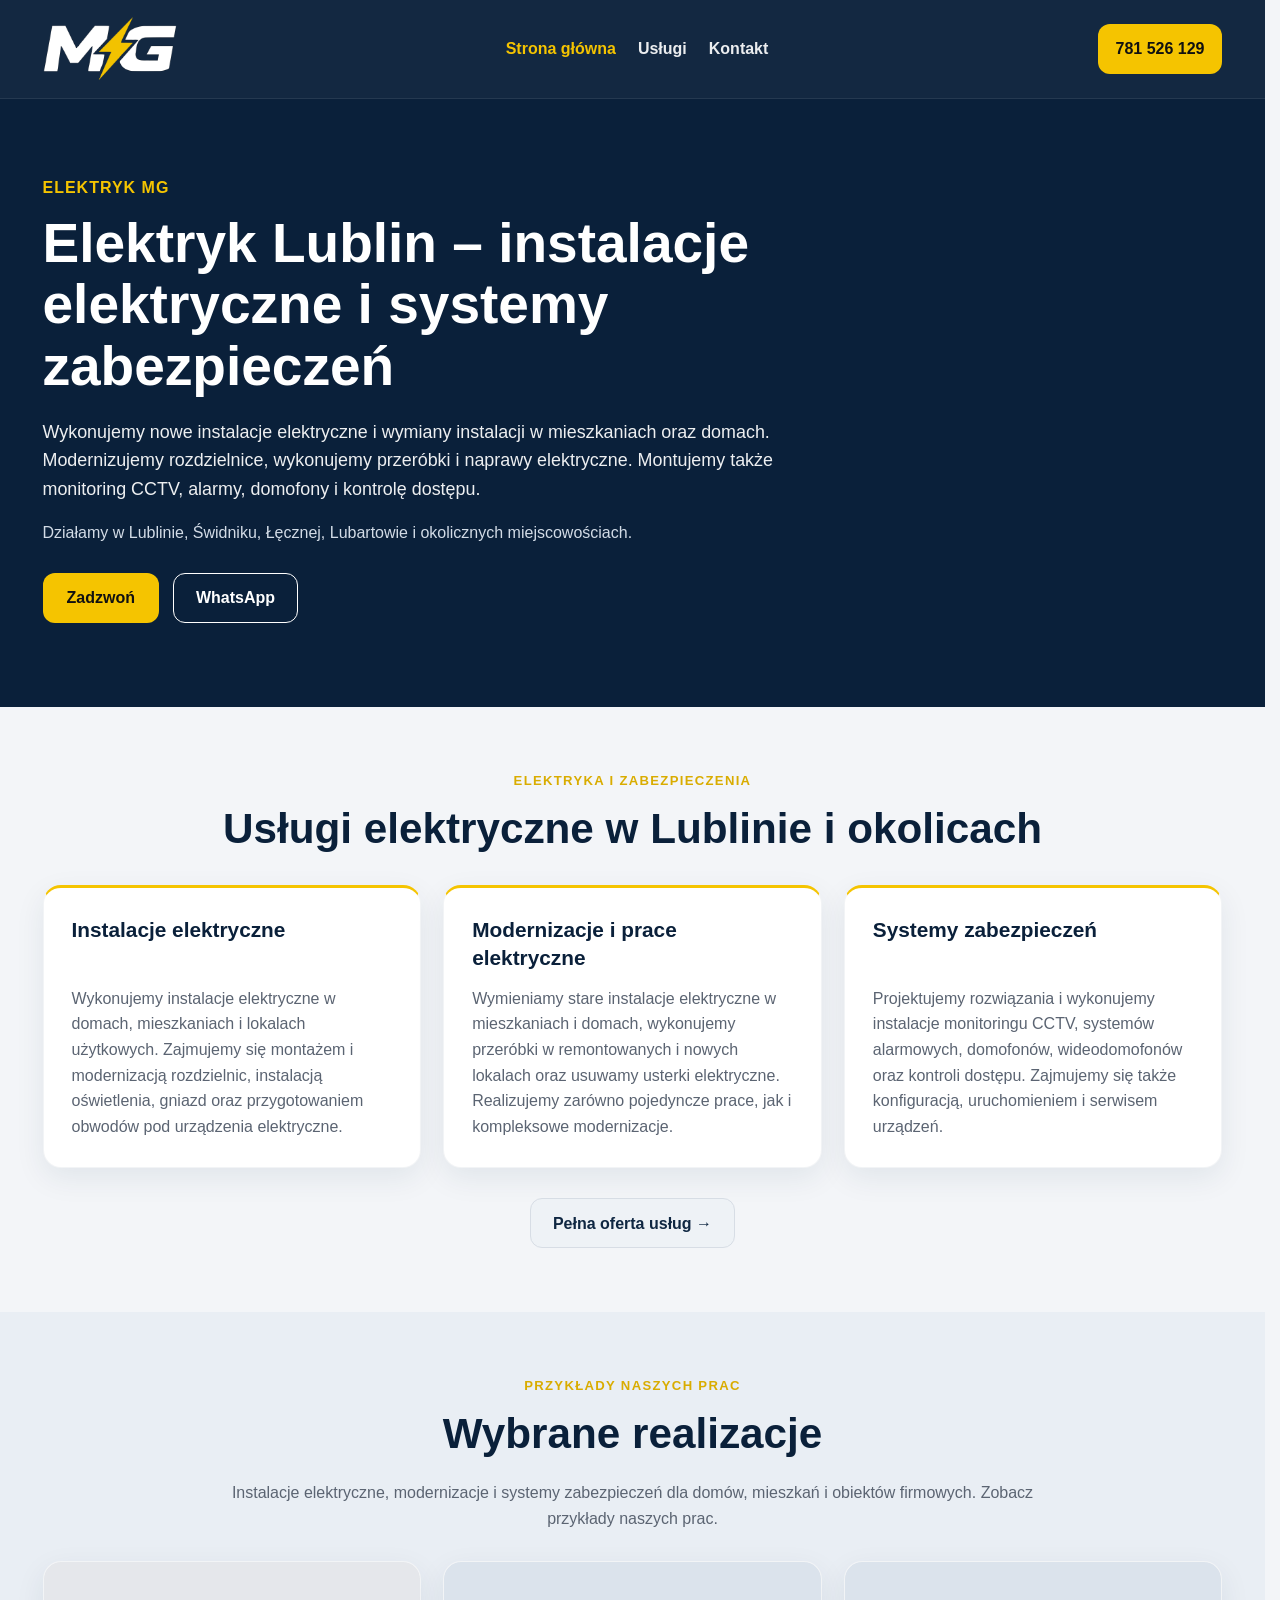
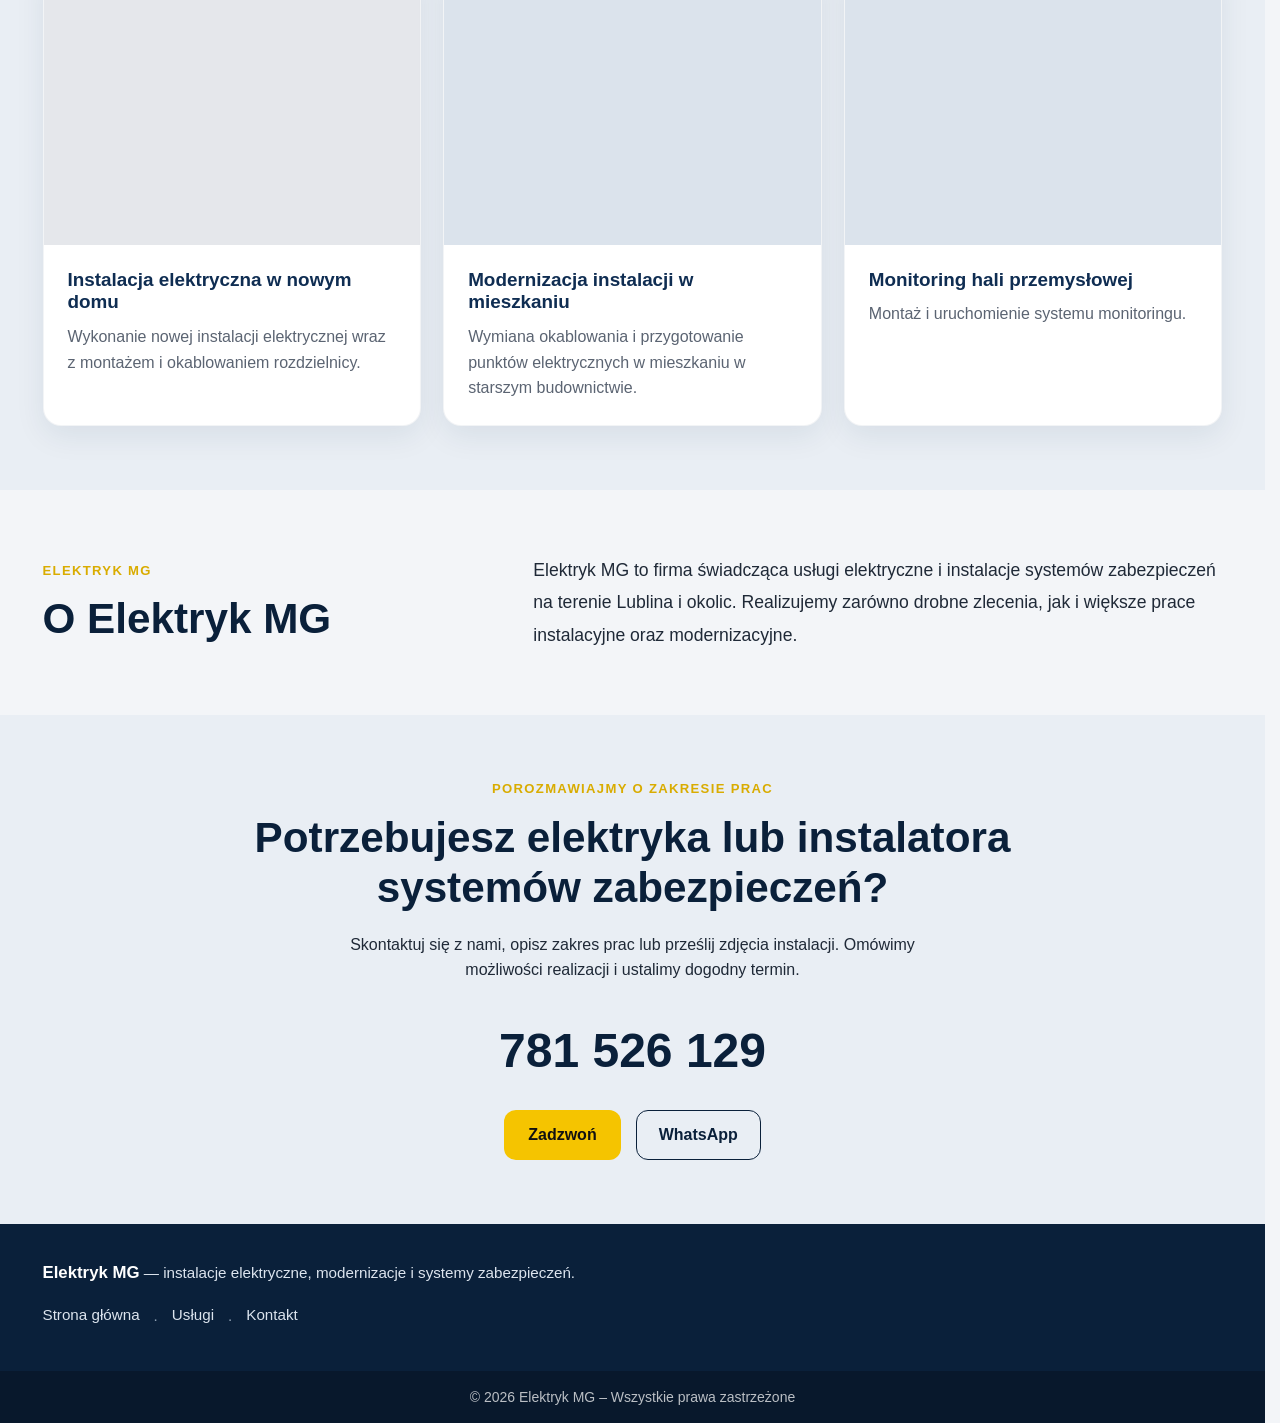
<file: index.html>
<!DOCTYPE html>
<html lang="pl">
<head>
  <meta charset="UTF-8" />
  <meta name="viewport" content="width=device-width, initial-scale=1.0" />
  <meta name="robots" content="index, follow">
  <title>Elektryk Lublin – Instalacje i Alarmy | Elektryk MG</title>
  <meta name="description" content="Elektryk Lublin i okolice. Instalacje elektryczne, modernizacje, rozdzielnice, monitoring CCTV, alarmy i domofony. Sprawdź ofertę Elektryk MG." />
  <link rel="canonical" href="https://elektrykmg.pl/">
  <link rel="icon" type="image/svg+xml" href="/img/favicon-square.svg">
  <link rel="icon" type="image/png" href="/img/favicon.png">
  <link rel="shortcut icon" href="/img/favicon.png" type="image/png">
  <link rel="stylesheet" href="style-v8.css?v=20261112b" />
  <meta name="author" content="Elektryk MG">
  <meta property="og:type" content="website">
  <meta property="og:site_name" content="Elektryk MG">
  <meta property="og:title" content="Elektryk Lublin – Instalacje i Alarmy | Elektryk MG">
  <meta property="og:description" content="Elektryk Lublin i okolice. Instalacje elektryczne, modernizacje, rozdzielnice, monitoring CCTV, alarmy i domofony. Sprawdź ofertę Elektryk MG.">
  <meta property="og:url" content="https://elektrykmg.pl/">
  <meta name="twitter:card" content="summary_large_image">
  <meta name="twitter:title" content="Elektryk Lublin – Instalacje i Alarmy | Elektryk MG">
  <meta name="twitter:description" content="Elektryk Lublin i okolice. Instalacje elektryczne, modernizacje, rozdzielnice, monitoring CCTV, alarmy i domofony. Sprawdź ofertę Elektryk MG.">
  <meta property="og:image" content="https://elektrykmg.pl/img/logo_bialy.png">
  <script type="application/ld+json">
  {
    "@context": "https://schema.org",
    "@type": "Electrician",
    "@id": "https://elektrykmg.pl/#firma",
    "name": "Elektryk MG",
    "url": "https://elektrykmg.pl/",
    "telephone": "+48781526129",
    "email": "elektrykmg@outlook.com",
    "image": "https://elektrykmg.pl/img/logo_bialy.png",
    "logo": "https://elektrykmg.pl/img/logo_bialy.png",
    "description": "Usługi elektryczne, modernizacje instalacji, awarie, rozdzielnice, monitoring, alarmy i domofony w Lublinie i okolicach.",
    "address": {
      "@type": "PostalAddress",
      "addressLocality": "Lublin",
      "addressRegion": "lubelskie",
      "addressCountry": "PL"
    },
    "areaServed": [
      {
        "@type": "City",
        "name": "Lublin"
      },
      {
        "@type": "City",
        "name": "Świdnik"
      },
      {
        "@type": "City",
        "name": "Łęczna"
      },
      {
        "@type": "City",
        "name": "Lubartów"
      }
    ],
    "sameAs": [
      "https://www.facebook.com/profile.php?id=61583568305690"
    ],
    "priceRange": "Do ustalenia",
    "knowsAbout": [
      "instalacje elektryczne",
      "awarie elektryczne",
      "modernizacje instalacji",
      "rozdzielnice elektryczne",
      "monitoring CCTV",
      "systemy alarmowe",
      "domofony",
      "wideodomofony"
    ],
    "makesOffer": [
      {
        "@type": "Offer",
        "itemOffered": {
          "@type": "Service",
          "name": "Instalacje elektryczne"
        }
      },
      {
        "@type": "Offer",
        "itemOffered": {
          "@type": "Service",
          "name": "Modernizacje instalacji elektrycznych"
        }
      },
      {
        "@type": "Offer",
        "itemOffered": {
          "@type": "Service",
          "name": "Usuwanie awarii elektrycznych"
        }
      },
      {
        "@type": "Offer",
        "itemOffered": {
          "@type": "Service",
          "name": "Monitoring CCTV, alarmy i domofony"
        }
      }
    ]
  }
  </script>
  <script type="application/ld+json">
  {
    "@context": "https://schema.org",
    "@type": "WebSite",
    "@id": "https://elektrykmg.pl/#website",
    "url": "https://elektrykmg.pl/",
    "name": "Elektryk MG",
    "publisher": {
      "@id": "https://elektrykmg.pl/#firma"
    },
    "inLanguage": "pl-PL"
  }
  </script>
  <script type="application/ld+json">
  {
    "@context": "https://schema.org",
    "@type": "BreadcrumbList",
    "itemListElement": [
      {
        "@type": "ListItem",
        "position": 1,
        "name": "Strona główna",
        "item": "https://elektrykmg.pl/"
      }
    ]
  }
  </script>
</head>
<body class="home-rebuilt"><a class="skip-link" href="#tresc">Przejdź do treści</a><header class="site-header">
    <div class="container header-wrap">
      <a href="/" class="logo">
        <img src="img/logo_bialy.png" alt="Elektryk MG">
      </a>

      <nav class="nav">
        <a href="/" class="active">Strona główna</a>
        <a href="uslugi.html">Usługi</a>
        
        <a href="kontakt.html">Kontakt</a>
      </nav>

      <a class="header-phone" href="tel:+48781526129" aria-label="Zadzwoń do Elektryk MG: 781 526 129"><span class="phone-desktop-label">781 526 129</span><span class="phone-mobile-label">Zadzwoń</span></a>

      <details class="mobile-menu">
        <summary><span aria-hidden="true">☰</span> Menu</summary>
        <nav class="mobile-nav" aria-label="Nawigacja mobilna">
          <a href="/" class="active">Strona główna</a>
          <a href="uslugi.html">Usługi</a>
          
          <a href="kontakt.html">Kontakt</a>
        </nav>
      </details>
    </div>
  </header>


  <main id="tresc"><section class="hero"><div class="container hero-content"><div class="hero-text"><p class="hero-kicker">Elektryk MG</p><h1>Elektryk Lublin – instalacje elektryczne i systemy zabezpieczeń</h1><p class="hero-description">Wykonujemy nowe instalacje elektryczne i wymiany instalacji w mieszkaniach oraz domach. Modernizujemy rozdzielnice, wykonujemy przeróbki i naprawy elektryczne. Montujemy także monitoring CCTV, alarmy, domofony i kontrolę dostępu.</p><p class="hero-description hero-area">Działamy w Lublinie, Świdniku, Łęcznej, Lubartowie i okolicznych miejscowościach.</p><div class="hero-buttons"><a class="btn btn-primary" href="tel:+48781526129">Zadzwoń</a><a class="btn btn-whatsapp" href="https://wa.me/48781526129" target="_blank" rel="noopener noreferrer">WhatsApp</a></div></div></div></section><section class="section" id="uslugi"><div class="container"><div class="section-heading"><p class="section-label">Elektryka i zabezpieczenia</p><h2>Usługi elektryczne w Lublinie i okolicach</h2></div><div class="services-grid"><article class="card service-card"><h3>Instalacje elektryczne</h3><p>Wykonujemy instalacje elektryczne w domach, mieszkaniach i lokalach użytkowych. Zajmujemy się montażem i modernizacją rozdzielnic, instalacją oświetlenia, gniazd oraz przygotowaniem obwodów pod urządzenia elektryczne.</p></article><article class="card service-card"><h3>Modernizacje i prace elektryczne</h3><p>Wymieniamy stare instalacje elektryczne w mieszkaniach i domach, wykonujemy przeróbki w remontowanych i nowych lokalach oraz usuwamy usterki elektryczne. Realizujemy zarówno pojedyncze prace, jak i kompleksowe modernizacje.</p></article><article class="card service-card"><h3>Systemy zabezpieczeń</h3><p>Projektujemy rozwiązania i wykonujemy instalacje monitoringu CCTV, systemów alarmowych, domofonów, wideodomofonów oraz kontroli dostępu. Zajmujemy się także konfiguracją, uruchomieniem i serwisem urządzeń.</p></article></div><div class="center-button"><a class="btn btn-secondary" href="uslugi.html">Pełna oferta usług →</a></div></div></section><section class="section projects-section"><div class="container"><div class="section-heading"><p class="section-label">Przykłady naszych prac</p><h2>Wybrane realizacje</h2><p class="intro-text">Instalacje elektryczne, modernizacje i systemy zabezpieczeń dla domów, mieszkań i obiektów firmowych. Zobacz przykłady naszych prac.</p></div><div class="projects-grid"><article class="card project-card"><a data-gallery="glowna" href="img/rozdzielnica-okablowanie.jpg" aria-label="Powiększ zdjęcie: Instalacja elektryczna w nowym domu"><img class="project-card-image" src="img/rozdzielnica-okablowanie.jpg" alt="Rozdzielnica elektryczna z okablowaniem i aparatami zabezpieczającymi" loading="lazy" decoding="async" width="800" height="600"></a><div class="project-card-body"><h3>Instalacja elektryczna w nowym domu</h3><p>Wykonanie nowej instalacji elektrycznej wraz z montażem i okablowaniem rozdzielnicy.</p></div></article><article class="card project-card"><a data-gallery="glowna" href="img/wymiana-instalacji-w-bloku.jpg" aria-label="Powiększ zdjęcie: Modernizacja instalacji w mieszkaniu"><img class="project-card-image" src="img/wymiana-instalacji-w-bloku.jpg" alt="Nowe okablowanie na ścianach i suficie podczas wymiany instalacji w mieszkaniu" loading="lazy" decoding="async" width="800" height="600"></a><div class="project-card-body"><h3>Modernizacja instalacji w mieszkaniu</h3><p>Wymiana okablowania i przygotowanie punktów elektrycznych w mieszkaniu w starszym budownictwie.</p></div></article><article class="card project-card"><a data-gallery="glowna" href="img/kamera-hala.jpeg" aria-label="Powiększ zdjęcie: Monitoring hali przemysłowej"><img class="project-card-image" src="img/kamera-hala.jpeg" alt="Kamera monitoringu zamontowana pod konstrukcją dachu hali" loading="lazy" decoding="async" width="800" height="600"></a><div class="project-card-body"><h3>Monitoring hali przemysłowej</h3><p>Montaż i uruchomienie systemu monitoringu.</p></div></article></div></div></section><section class="section" id="o-nas"><div class="container about-compact"><div><p class="section-label">Elektryk MG</p><h2>O Elektryk MG</h2></div><p>Elektryk MG to firma świadcząca usługi elektryczne i instalacje systemów zabezpieczeń na terenie Lublina i okolic. Realizujemy zarówno drobne zlecenia, jak i większe prace instalacyjne oraz modernizacyjne.</p></div></section><section class="cta-section"><div class="container cta-box"><p class="contact-kicker">Porozmawiajmy o zakresie prac</p><h2>Potrzebujesz elektryka lub instalatora systemów zabezpieczeń?</h2><p>Skontaktuj się z nami, opisz zakres prac lub prześlij zdjęcia instalacji. Omówimy możliwości realizacji i ustalimy dogodny termin.</p><a class="contact-number" href="tel:+48781526129">781 526 129</a><div class="cta-buttons"><a class="btn btn-primary" href="tel:+48781526129">Zadzwoń</a><a class="btn btn-whatsapp" href="https://wa.me/48781526129" target="_blank" rel="noopener noreferrer">WhatsApp</a></div></div></section></main><footer class="site-footer footer-v3"><div class="container"><p class="footer-summary"><strong>Elektryk MG</strong><span aria-hidden="true"> — </span>instalacje elektryczne, modernizacje i systemy zabezpieczeń.</p><nav aria-label="Nawigacja w stopce"><a href="/">Strona główna</a><span aria-hidden="true">·</span><a href="uslugi.html">Usługi</a><span aria-hidden="true">·</span><a href="kontakt.html">Kontakt</a></nav></div></footer><div class="footer-bottom">© 2026 Elektryk MG – Wszystkie prawa zastrzeżone</div><dialog class="photo-viewer" id="photo-viewer" aria-label="Powiększone zdjęcie realizacji" aria-describedby="photo-caption"><button class="photo-close" type="button" aria-label="Zamknij zdjęcie">×</button><button class="photo-nav photo-prev" type="button" aria-label="Poprzednie zdjęcie">‹</button><button class="photo-nav photo-next" type="button" aria-label="Następne zdjęcie">›</button><span class="photo-counter" aria-live="polite"></span><figure class="photo-panel"><img id="photo-full" alt=""><figcaption id="photo-caption"></figcaption></figure></dialog><script src="galeria.js"></script></body></html>
</file>
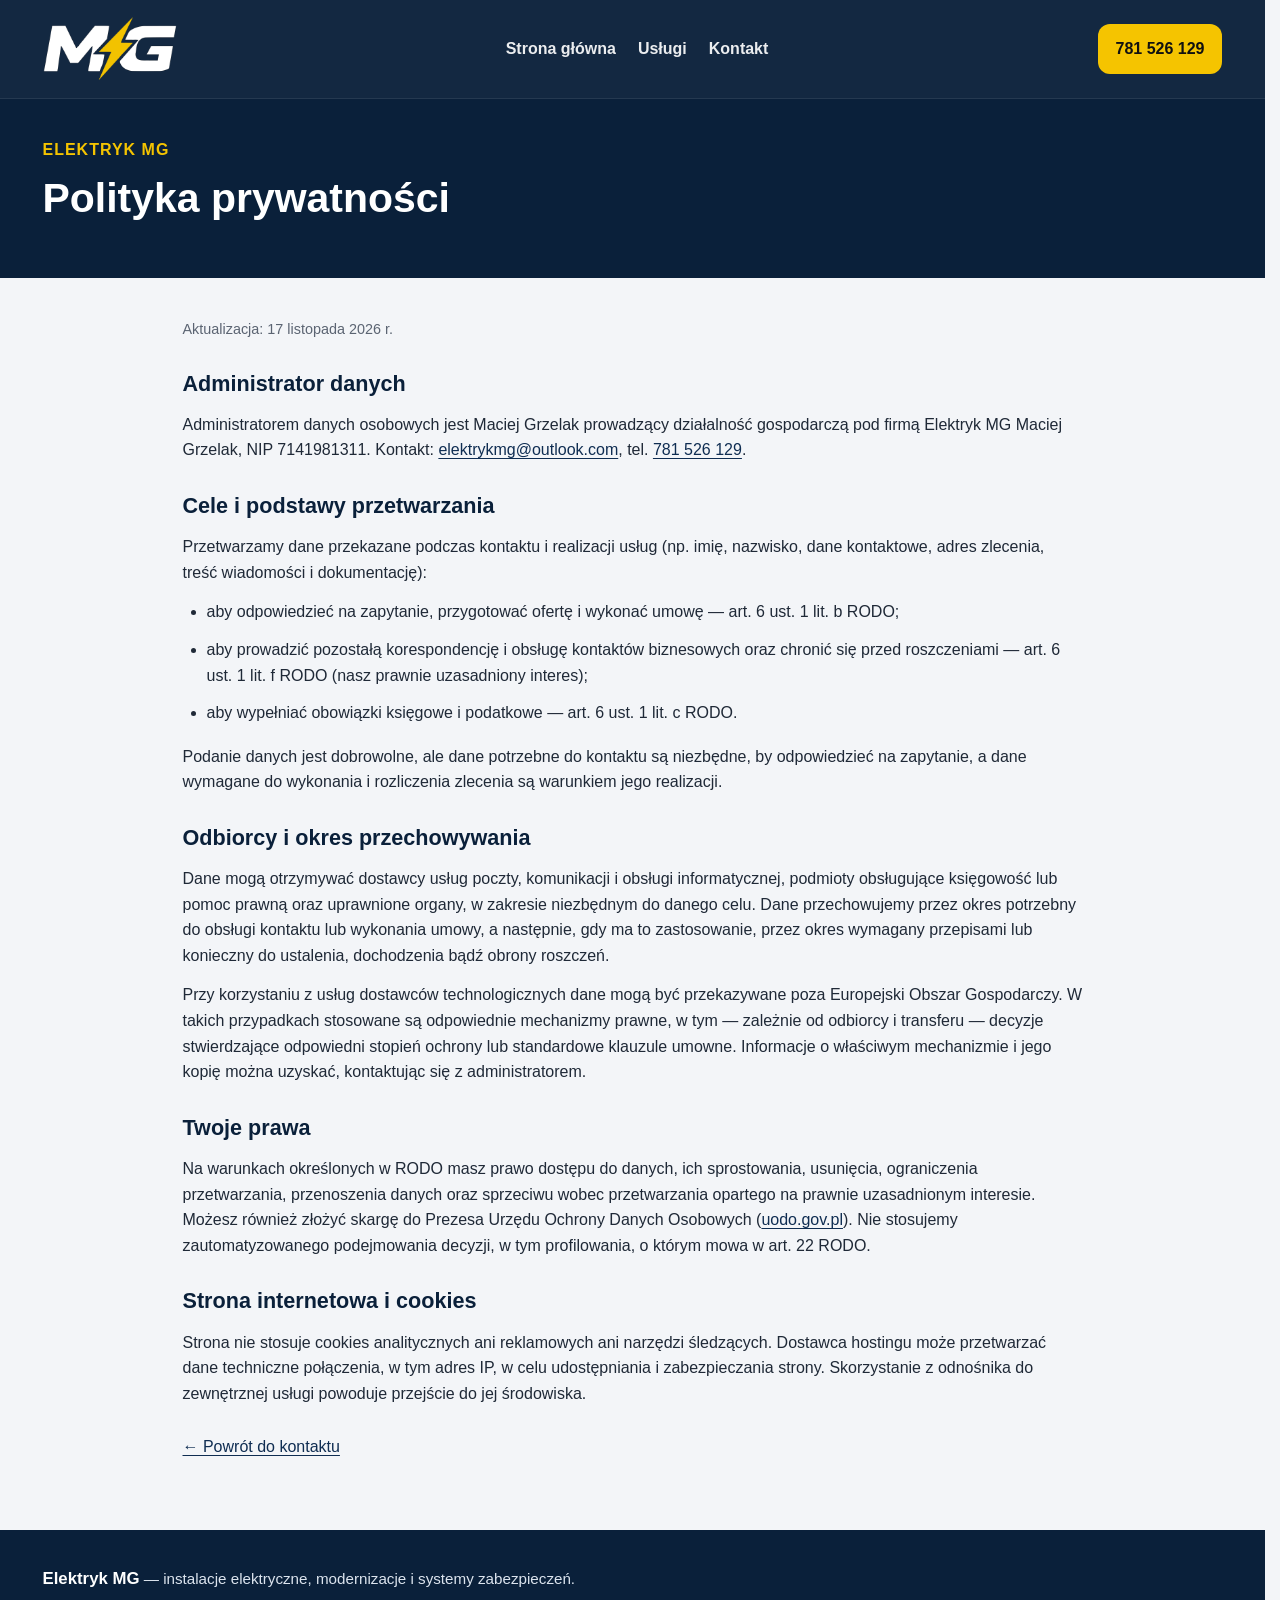
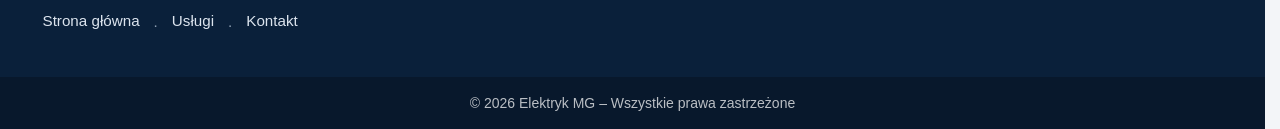
<file: cookies.html>
<!DOCTYPE html><html lang="pl"><head><meta charset="UTF-8"><meta name="viewport" content="width=device-width, initial-scale=1"><meta name="robots" content="noindex, follow"><meta http-equiv="refresh" content="0; url=prywatnosc.html"><link rel="canonical" href="https://elektrykmg.pl/prywatnosc.html"><title>Polityka prywatności | Elektryk MG</title></head><body><p>Informacje o cookies znajdują się w <a href="prywatnosc.html">Polityce prywatności</a>.</p></body></html>
</file>
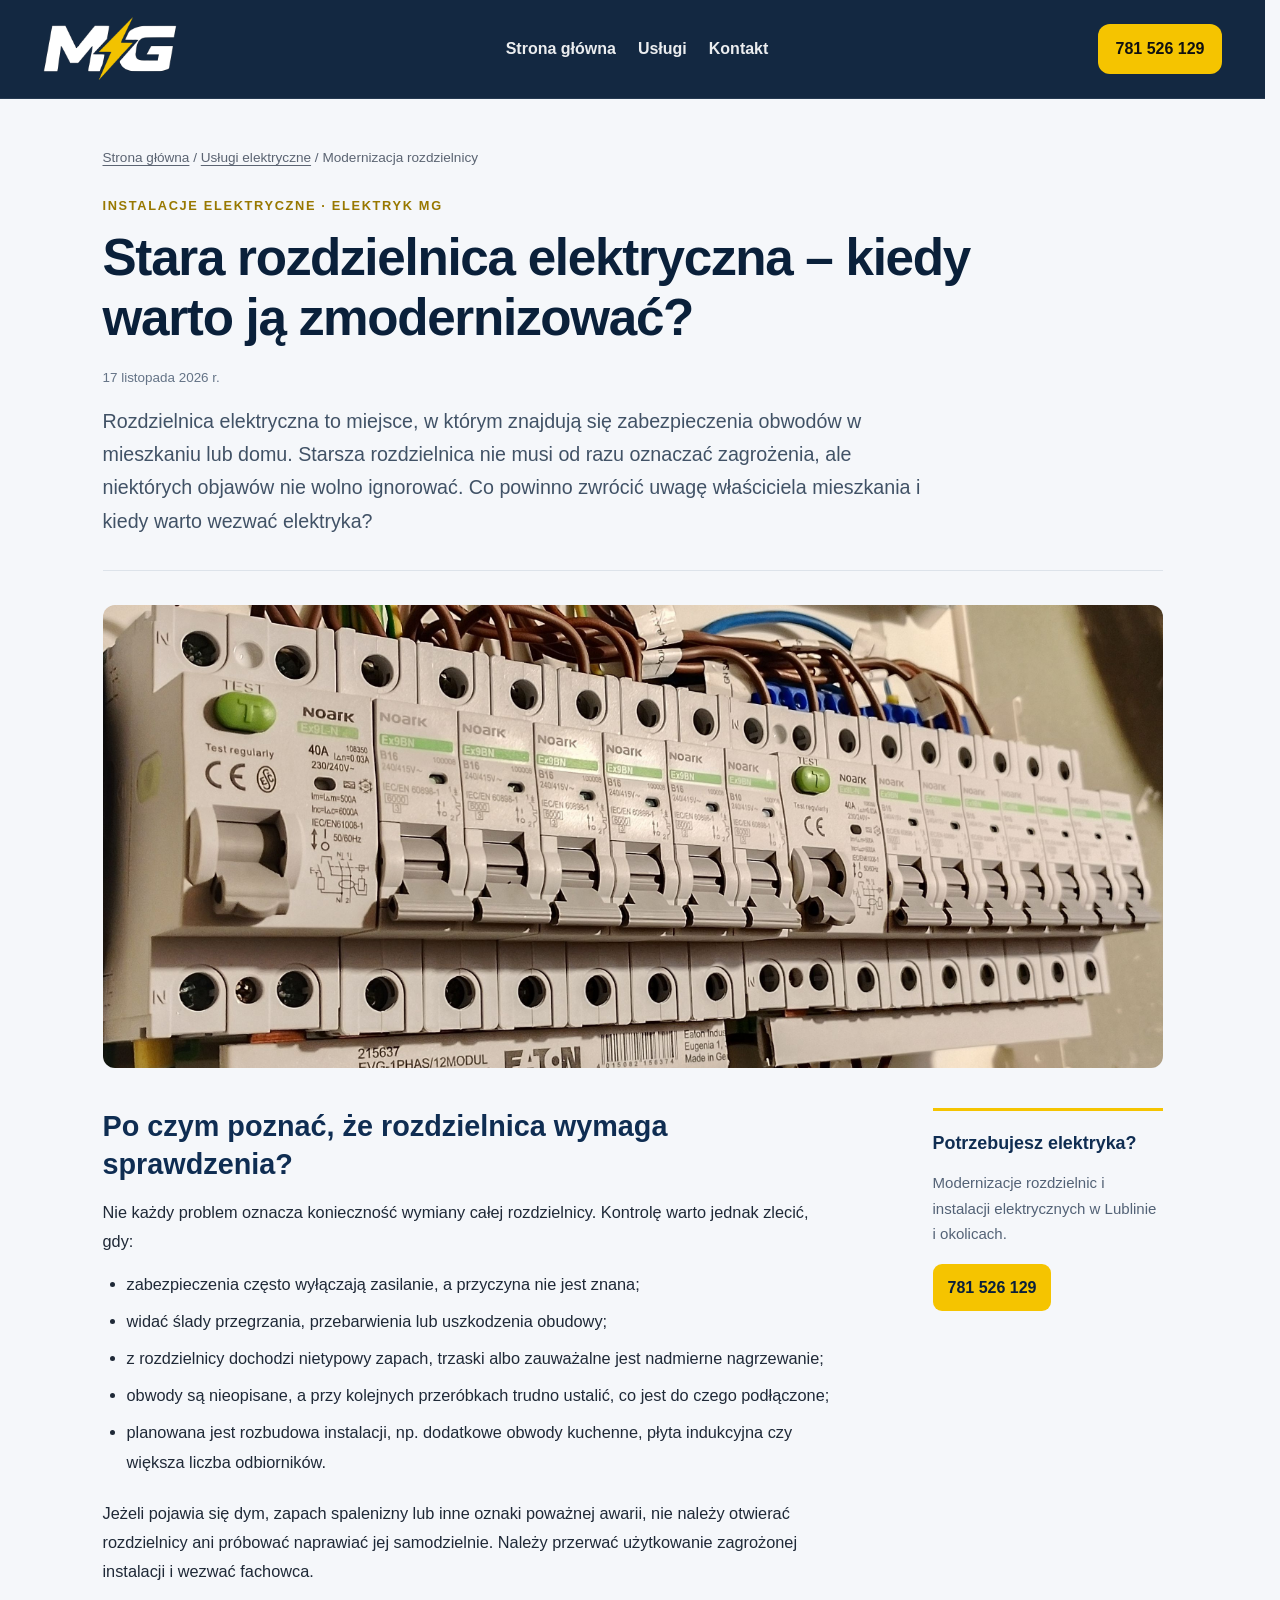
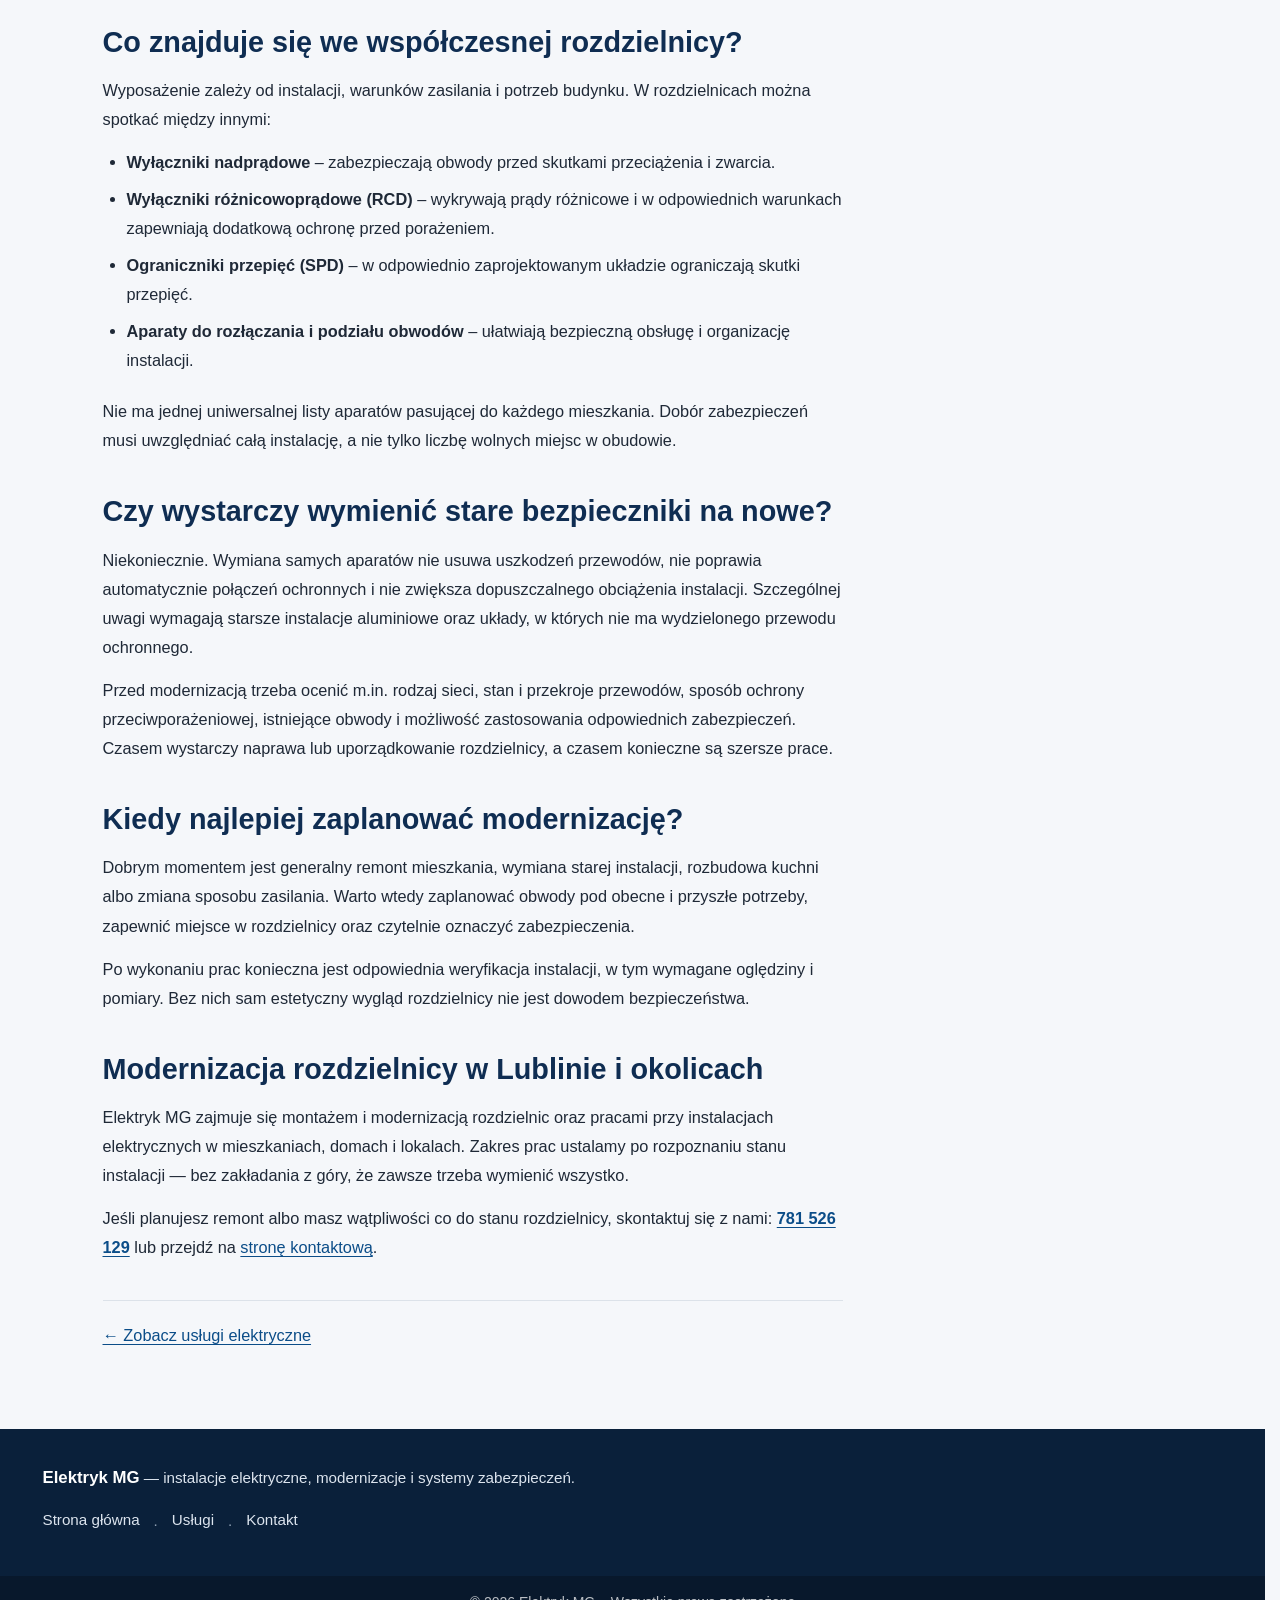
<file: kiedy-wymienic-rozdzielnice-elektryczna.html>
<!DOCTYPE html><html lang="pl"><head><meta charset="UTF-8"><meta name="viewport" content="width=device-width, initial-scale=1"><meta name="robots" content="index, follow"><title>Stara rozdzielnica elektryczna – kiedy ją wymienić? | Elektryk MG Lublin</title><meta name="description" content="Kiedy warto wymienić starą rozdzielnicę elektryczną? Poznaj objawy problemów, rolę zabezpieczeń i zakres modernizacji w mieszkaniu lub domu. Elektryk Lublin."><link rel="canonical" href="https://elektrykmg.pl/kiedy-wymienic-rozdzielnice-elektryczna.html"><meta property="og:type" content="article"><meta property="og:title" content="Stara rozdzielnica elektryczna – kiedy warto ją zmodernizować?"><meta property="og:description" content="Co powinno zwrócić uwagę właściciela mieszkania i dlaczego wymiana bezpieczników to nie wszystko?"><meta property="og:image" content="https://elektrykmg.pl/img/rozdzielnica-elektryczna-okablowanie-zabezpieczenia.jpg"><link rel="stylesheet" href="style-v8.css"><link rel="icon" href="img/favicon.png"><style>
body.editorial-page{background:#f5f7fa}
.editorial-page .editorial-wrap{width:min(1060px,calc(100% - 40px));margin:auto}
.editorial-page .editorial-header{padding:48px 0 32px;border-bottom:1px solid #dde3ea}
.editorial-page .editorial-crumbs{font-size:.85rem;color:#5b6472;margin-bottom:27px}
.editorial-page .editorial-crumbs a{text-decoration:underline;text-underline-offset:3px}
.editorial-page .editorial-category{font-size:.8rem;font-weight:800;text-transform:uppercase;letter-spacing:.13em;color:#987800;margin-bottom:12px}
.editorial-page .editorial-header h1{font-size:clamp(2rem,4vw,3.25rem);color:#0a203a;line-height:1.16;letter-spacing:-.025em;max-width:920px;margin-bottom:20px}
.editorial-page .editorial-date{font-size:.84rem;color:#647386;margin-bottom:16px}
.editorial-page .editorial-lead{font-size:clamp(1.05rem,2vw,1.23rem);line-height:1.7;color:#415266;max-width:830px}
.editorial-page .editorial-photo{margin:34px 0 40px}
.editorial-page .editorial-photo img{display:block;width:100%;height:auto;max-height:520px;object-fit:cover;border-radius:12px}
.editorial-page .editorial-grid{display:grid;grid-template-columns:minmax(0,1fr) 230px;gap:60px;padding-bottom:65px}
.editorial-page .editorial-text{min-width:0;max-width:740px}
.editorial-page .editorial-text section{margin-bottom:38px}
.editorial-page .editorial-text h2{color:#0f2d52;font-size:clamp(1.4rem,2.5vw,1.8rem);line-height:1.3;margin-bottom:15px}
.editorial-page .editorial-text p,.editorial-page .editorial-text li{font-size:1.02rem;line-height:1.78;margin-bottom:14px}
.editorial-page .editorial-text ul{margin:14px 0 22px;padding-left:24px}
.editorial-page .editorial-text li{margin-bottom:8px}
.editorial-page .editorial-text a{color:#0b4d88;text-decoration:underline;text-underline-offset:3px}
.editorial-page .editorial-contact{align-self:start;position:sticky;top:112px;border-top:3px solid #f5c400;padding-top:18px}
.editorial-page .editorial-contact h2{font-size:1.12rem;color:#0f2d52;margin-bottom:12px}
.editorial-page .editorial-contact p{color:#536276;line-height:1.7;font-size:.94rem;margin-bottom:17px}
.editorial-page .editorial-contact .contact-link{display:inline-block;background:#f5c400;color:#0a203a;text-decoration:none;font-weight:800;border-radius:9px;padding:11px 15px}
.editorial-page .editorial-back{border-top:1px solid #dce2e9;padding-top:20px}
@media(max-width:780px){.editorial-page .editorial-header{padding:30px 0 26px}.editorial-page .editorial-photo{margin:25px 0 32px}.editorial-page .editorial-grid{grid-template-columns:1fr;gap:20px;padding-bottom:42px}.editorial-page .editorial-contact{position:static;border-top:1px solid #dce2e9;padding-top:25px}.editorial-page .editorial-text section{margin-bottom:29px}}
</style></head><body class="editorial-page"><a class="skip-link" href="#tresc">Przejdź do treści</a><header class="site-header">
    <div class="container header-wrap">
      <a href="index.html" class="logo">
        <img src="img/logo_bialy.png" alt="Elektryk MG">
      </a>

      <nav class="nav">
        <a href="index.html">Strona główna</a>
        <a href="uslugi.html">Usługi</a>
        
        <a href="kontakt.html">Kontakt</a>
      </nav>

      <a class="header-phone" href="tel:+48781526129" aria-label="Zadzwoń do Elektryk MG: 781 526 129"><span class="phone-desktop-label">781 526 129</span><span class="phone-mobile-label">Zadzwoń</span></a>

      <details class="mobile-menu">
        <summary><span aria-hidden="true">☰</span> Menu</summary>
        <nav class="mobile-nav" aria-label="Nawigacja mobilna">
          <a href="index.html">Strona główna</a>
          <a href="uslugi.html">Usługi</a>
          
          <a href="kontakt.html">Kontakt</a>
        </nav>
      </details>
    </div>
  </header><main id="tresc"><div class="editorial-wrap"><header class="editorial-header"><nav class="editorial-crumbs" aria-label="Ścieżka nawigacji"><a href="/">Strona główna</a> / <a href="uslugi.html">Usługi elektryczne</a> / Modernizacja rozdzielnicy</nav><p class="editorial-category">Instalacje elektryczne · Elektryk MG</p><h1>Stara rozdzielnica elektryczna – kiedy warto ją zmodernizować?</h1><p class="editorial-date">17 listopada 2026 r.</p><p class="editorial-lead">Rozdzielnica elektryczna to miejsce, w którym znajdują się zabezpieczenia obwodów w mieszkaniu lub domu. Starsza rozdzielnica nie musi od razu oznaczać zagrożenia, ale niektórych objawów nie wolno ignorować. Co powinno zwrócić uwagę właściciela mieszkania i kiedy warto wezwać elektryka?</p></header><figure class="editorial-photo"><img src="img/rozdzielnica-elektryczna-okablowanie-zabezpieczenia.jpg" alt="Wyłączniki i zabezpieczenia w rozdzielnicy elektrycznej" loading="eager"></figure><div class="editorial-grid"><div class="editorial-text"><section><h2>Po czym poznać, że rozdzielnica wymaga sprawdzenia?</h2>
<p>Nie każdy problem oznacza konieczność wymiany całej rozdzielnicy. Kontrolę warto jednak zlecić, gdy:</p>
<ul><li>zabezpieczenia często wyłączają zasilanie, a przyczyna nie jest znana;</li><li>widać ślady przegrzania, przebarwienia lub uszkodzenia obudowy;</li><li>z rozdzielnicy dochodzi nietypowy zapach, trzaski albo zauważalne jest nadmierne nagrzewanie;</li><li>obwody są nieopisane, a przy kolejnych przeróbkach trudno ustalić, co jest do czego podłączone;</li><li>planowana jest rozbudowa instalacji, np. dodatkowe obwody kuchenne, płyta indukcyjna czy większa liczba odbiorników.</li></ul>
<p>Jeżeli pojawia się dym, zapach spalenizny lub inne oznaki poważnej awarii, nie należy otwierać rozdzielnicy ani próbować naprawiać jej samodzielnie. Należy przerwać użytkowanie zagrożonej instalacji i wezwać fachowca.</p></section>
<section><h2>Co znajduje się we współczesnej rozdzielnicy?</h2>
<p>Wyposażenie zależy od instalacji, warunków zasilania i potrzeb budynku. W rozdzielnicach można spotkać między innymi:</p>
<ul><li><strong>Wyłączniki nadprądowe</strong> – zabezpieczają obwody przed skutkami przeciążenia i zwarcia.</li><li><strong>Wyłączniki różnicowoprądowe (RCD)</strong> – wykrywają prądy różnicowe i w odpowiednich warunkach zapewniają dodatkową ochronę przed porażeniem.</li><li><strong>Ograniczniki przepięć (SPD)</strong> – w odpowiednio zaprojektowanym układzie ograniczają skutki przepięć.</li><li><strong>Aparaty do rozłączania i podziału obwodów</strong> – ułatwiają bezpieczną obsługę i organizację instalacji.</li></ul>
<p>Nie ma jednej uniwersalnej listy aparatów pasującej do każdego mieszkania. Dobór zabezpieczeń musi uwzględniać całą instalację, a nie tylko liczbę wolnych miejsc w obudowie.</p></section>
<section><h2>Czy wystarczy wymienić stare bezpieczniki na nowe?</h2>
<p>Niekoniecznie. Wymiana samych aparatów nie usuwa uszkodzeń przewodów, nie poprawia automatycznie połączeń ochronnych i nie zwiększa dopuszczalnego obciążenia instalacji. Szczególnej uwagi wymagają starsze instalacje aluminiowe oraz układy, w których nie ma wydzielonego przewodu ochronnego.</p>
<p>Przed modernizacją trzeba ocenić m.in. rodzaj sieci, stan i przekroje przewodów, sposób ochrony przeciwporażeniowej, istniejące obwody i możliwość zastosowania odpowiednich zabezpieczeń. Czasem wystarczy naprawa lub uporządkowanie rozdzielnicy, a czasem konieczne są szersze prace.</p></section>
<section><h2>Kiedy najlepiej zaplanować modernizację?</h2>
<p>Dobrym momentem jest generalny remont mieszkania, wymiana starej instalacji, rozbudowa kuchni albo zmiana sposobu zasilania. Warto wtedy zaplanować obwody pod obecne i przyszłe potrzeby, zapewnić miejsce w rozdzielnicy oraz czytelnie oznaczyć zabezpieczenia.</p>
<p>Po wykonaniu prac konieczna jest odpowiednia weryfikacja instalacji, w tym wymagane oględziny i pomiary. Bez nich sam estetyczny wygląd rozdzielnicy nie jest dowodem bezpieczeństwa.</p></section>
<section><h2>Modernizacja rozdzielnicy w Lublinie i okolicach</h2>
<p>Elektryk MG zajmuje się montażem i modernizacją rozdzielnic oraz pracami przy instalacjach elektrycznych w mieszkaniach, domach i lokalach. Zakres prac ustalamy po rozpoznaniu stanu instalacji — bez zakładania z góry, że zawsze trzeba wymienić wszystko.</p>
<p>Jeśli planujesz remont albo masz wątpliwości co do stanu rozdzielnicy, skontaktuj się z nami: <a href="tel:+48781526129"><strong>781 526 129</strong></a> lub przejdź na <a href="kontakt.html">stronę kontaktową</a>.</p></section><p class="editorial-back"><a href="uslugi.html">← Zobacz usługi elektryczne</a></p></div><aside class="editorial-contact"><h2>Potrzebujesz elektryka?</h2><p>Modernizacje rozdzielnic i instalacji elektrycznych w Lublinie i okolicach.</p><a class="contact-link" href="tel:+48781526129">781 526 129</a></aside></div></div></main><footer class="site-footer footer-v3"><div class="container"><p class="footer-summary"><strong>Elektryk MG</strong><span aria-hidden="true"> — </span>instalacje elektryczne, modernizacje i systemy zabezpieczeń.</p><nav aria-label="Nawigacja w stopce"><a href="index.html">Strona główna</a><span aria-hidden="true">·</span><a href="uslugi.html">Usługi</a><span aria-hidden="true">·</span><a href="kontakt.html">Kontakt</a></nav></div></footer><div class="footer-bottom">© 2026 Elektryk MG – Wszystkie prawa zastrzeżone</div></body></html>
</file>
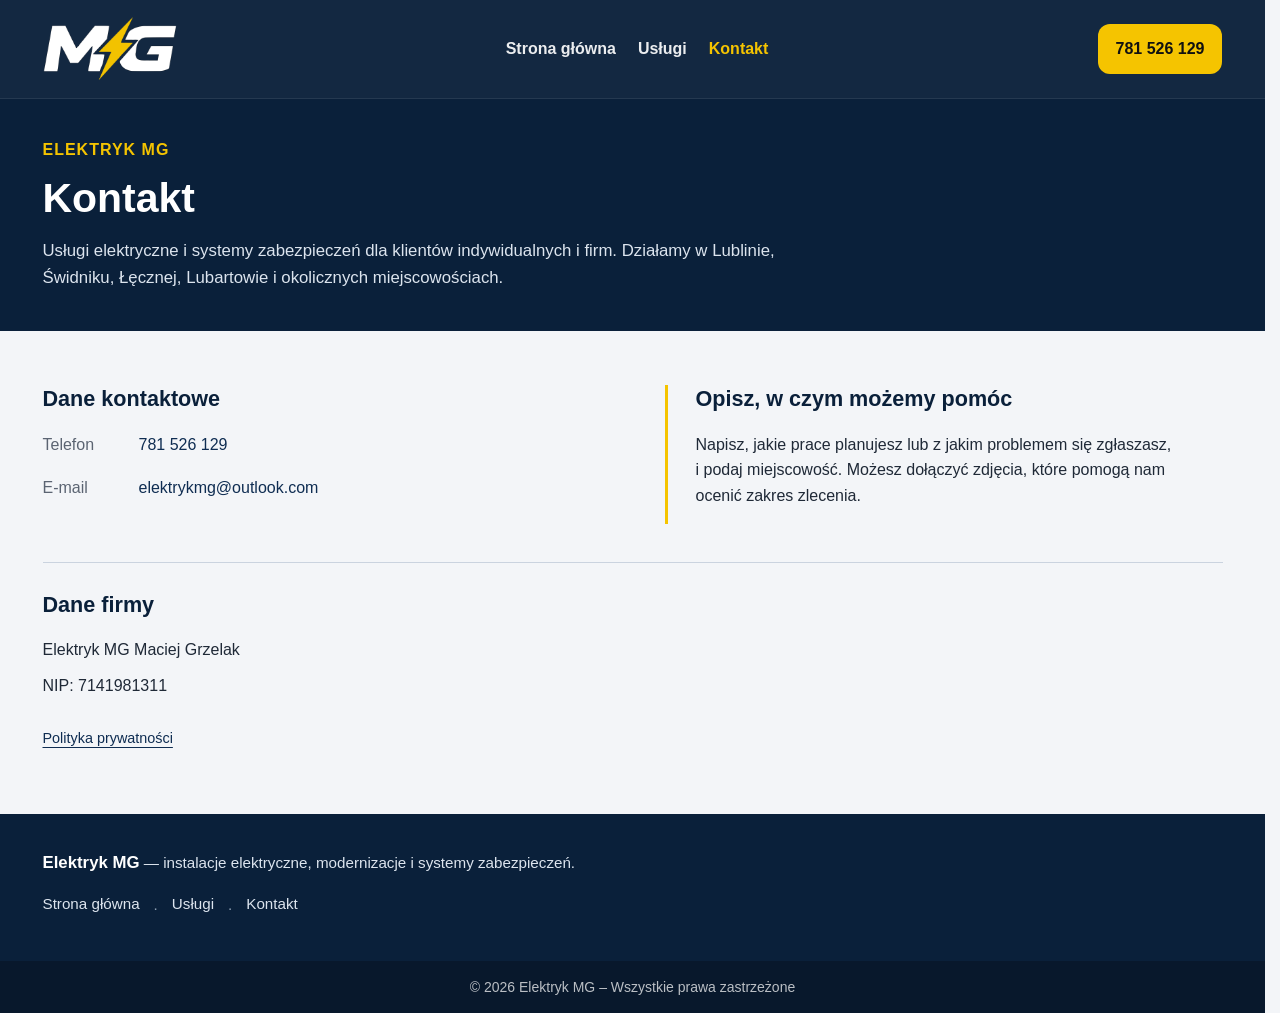
<file: kontakt.html>
<!DOCTYPE html>
<html lang="pl">
<head>
  <meta charset="UTF-8" />
  <meta name="viewport" content="width=device-width, initial-scale=1.0" />
  <meta name="robots" content="index, follow">
  <title>Kontakt i wycena usług | Elektryk MG Lublin</title>
  <meta name="description" content="Skontaktuj się z Elektryk MG: 781 526 129, WhatsApp lub e-mail. Usługi elektryczne i systemy zabezpieczeń dla klientów indywidualnych i firm w Lublinie i okolicach." />
  <link rel="canonical" href="https://elektrykmg.pl/kontakt.html">
  <link rel="icon" type="image/svg+xml" href="/img/favicon-square.svg">
  <link rel="icon" type="image/png" href="/img/favicon.png">
  <link rel="shortcut icon" href="/img/favicon.png" type="image/png">
  <link rel="stylesheet" href="style-v8.css?v=20261112b" />
  <meta name="author" content="Elektryk MG">
  <meta property="og:type" content="website">
  <meta property="og:site_name" content="Elektryk MG">
  <meta property="og:title" content="Kontakt i wycena usług | Elektryk MG Lublin">
  <meta property="og:description" content="Skontaktuj się z Elektryk MG: 781 526 129, WhatsApp lub e-mail. Usługi elektryczne i systemy zabezpieczeń dla klientów indywidualnych i firm w Lublinie i okolicach.">
  <meta property="og:url" content="https://elektrykmg.pl/kontakt.html">
  <meta name="twitter:card" content="summary_large_image">
  <meta name="twitter:title" content="Kontakt i wycena usług | Elektryk MG Lublin">
  <meta name="twitter:description" content="Skontaktuj się z Elektryk MG: 781 526 129, WhatsApp lub e-mail. Usługi elektryczne i systemy zabezpieczeń dla klientów indywidualnych i firm w Lublinie i okolicach.">
  <meta property="og:image" content="https://elektrykmg.pl/img/logo_bialy.png">
  <script type="application/ld+json">
  {
    "@context": "https://schema.org",
    "@type": "BreadcrumbList",
    "itemListElement": [
      {
        "@type": "ListItem",
        "position": 1,
        "name": "Strona główna",
        "item": "https://elektrykmg.pl/"
      },
      {
        "@type": "ListItem",
        "position": 2,
        "name": "Kontakt",
        "item": "https://elektrykmg.pl/kontakt.html"
      }
    ]
  }
  </script>
</head>
<body class="contact-page"><a class="skip-link" href="#tresc">Przejdź do treści</a><header class="site-header">
    <div class="container header-wrap">
      <a href="/" class="logo">
        <img src="img/logo_bialy.png" alt="Elektryk MG">
      </a>

      <nav class="nav">
        <a href="/">Strona główna</a>
        <a href="uslugi.html">Usługi</a>
        
        <a href="kontakt.html" class="active" aria-current="page">Kontakt</a>
      </nav>

      <a class="header-phone" href="tel:+48781526129" aria-label="Zadzwoń do Elektryk MG: 781 526 129"><span class="phone-desktop-label">781 526 129</span><span class="phone-mobile-label">Zadzwoń</span></a>

      <details class="mobile-menu">
        <summary><span aria-hidden="true">☰</span> Menu</summary>
        <nav class="mobile-nav" aria-label="Nawigacja mobilna">
          <a href="/">Strona główna</a>
          <a href="uslugi.html">Usługi</a>
          
          <a href="kontakt.html" class="active" aria-current="page">Kontakt</a>
        </nav>
      </details>
    </div>
  </header>
<main id="tresc">
<section class="contact-intro"><div class="container"><p class="hero-kicker">Elektryk MG</p><h1>Kontakt</h1><p>Usługi elektryczne i systemy zabezpieczeń dla klientów indywidualnych i firm. Działamy w Lublinie, Świdniku, Łęcznej, Lubartowie i okolicznych miejscowościach.</p></div></section>
<section class="contact-content" aria-labelledby="contact-title"><div class="container">
<div class="contact-clean-layout">
<div><h2 id="contact-title">Dane kontaktowe</h2><dl class="contact-clean-data"><div><dt>Telefon</dt><dd><a href="tel:+48781526129">781 526 129</a></dd></div><div><dt>E-mail</dt><dd><a href="mailto:elektrykmg@outlook.com">elektrykmg@outlook.com</a></dd></div></dl></div>
<div class="contact-help"><h2>Opisz, w czym możemy pomóc</h2><p>Napisz, jakie prace planujesz lub z jakim problemem się zgłaszasz, i podaj miejscowość. Możesz dołączyć zdjęcia, które pomogą nam ocenić zakres zlecenia.</p></div>
</div>
<section class="contact-clean-company" aria-labelledby="company-title"><h2 id="company-title">Dane firmy</h2><p>Elektryk MG Maciej Grzelak</p><p>NIP: 7141981311</p></section>
<nav class="contact-information-links" aria-label="Informacje o prywatności"><a href="prywatnosc.html">Polityka prywatności</a></nav>
</div></section></main><footer class="site-footer footer-v3"><div class="container"><p class="footer-summary"><strong>Elektryk MG</strong><span aria-hidden="true"> — </span>instalacje elektryczne, modernizacje i systemy zabezpieczeń.</p><nav aria-label="Nawigacja w stopce"><a href="/">Strona główna</a><span aria-hidden="true">·</span><a href="uslugi.html">Usługi</a><span aria-hidden="true">·</span><a href="kontakt.html">Kontakt</a></nav></div></footer><div class="footer-bottom">© 2026 Elektryk MG – Wszystkie prawa zastrzeżone</div></body></html>
</file>
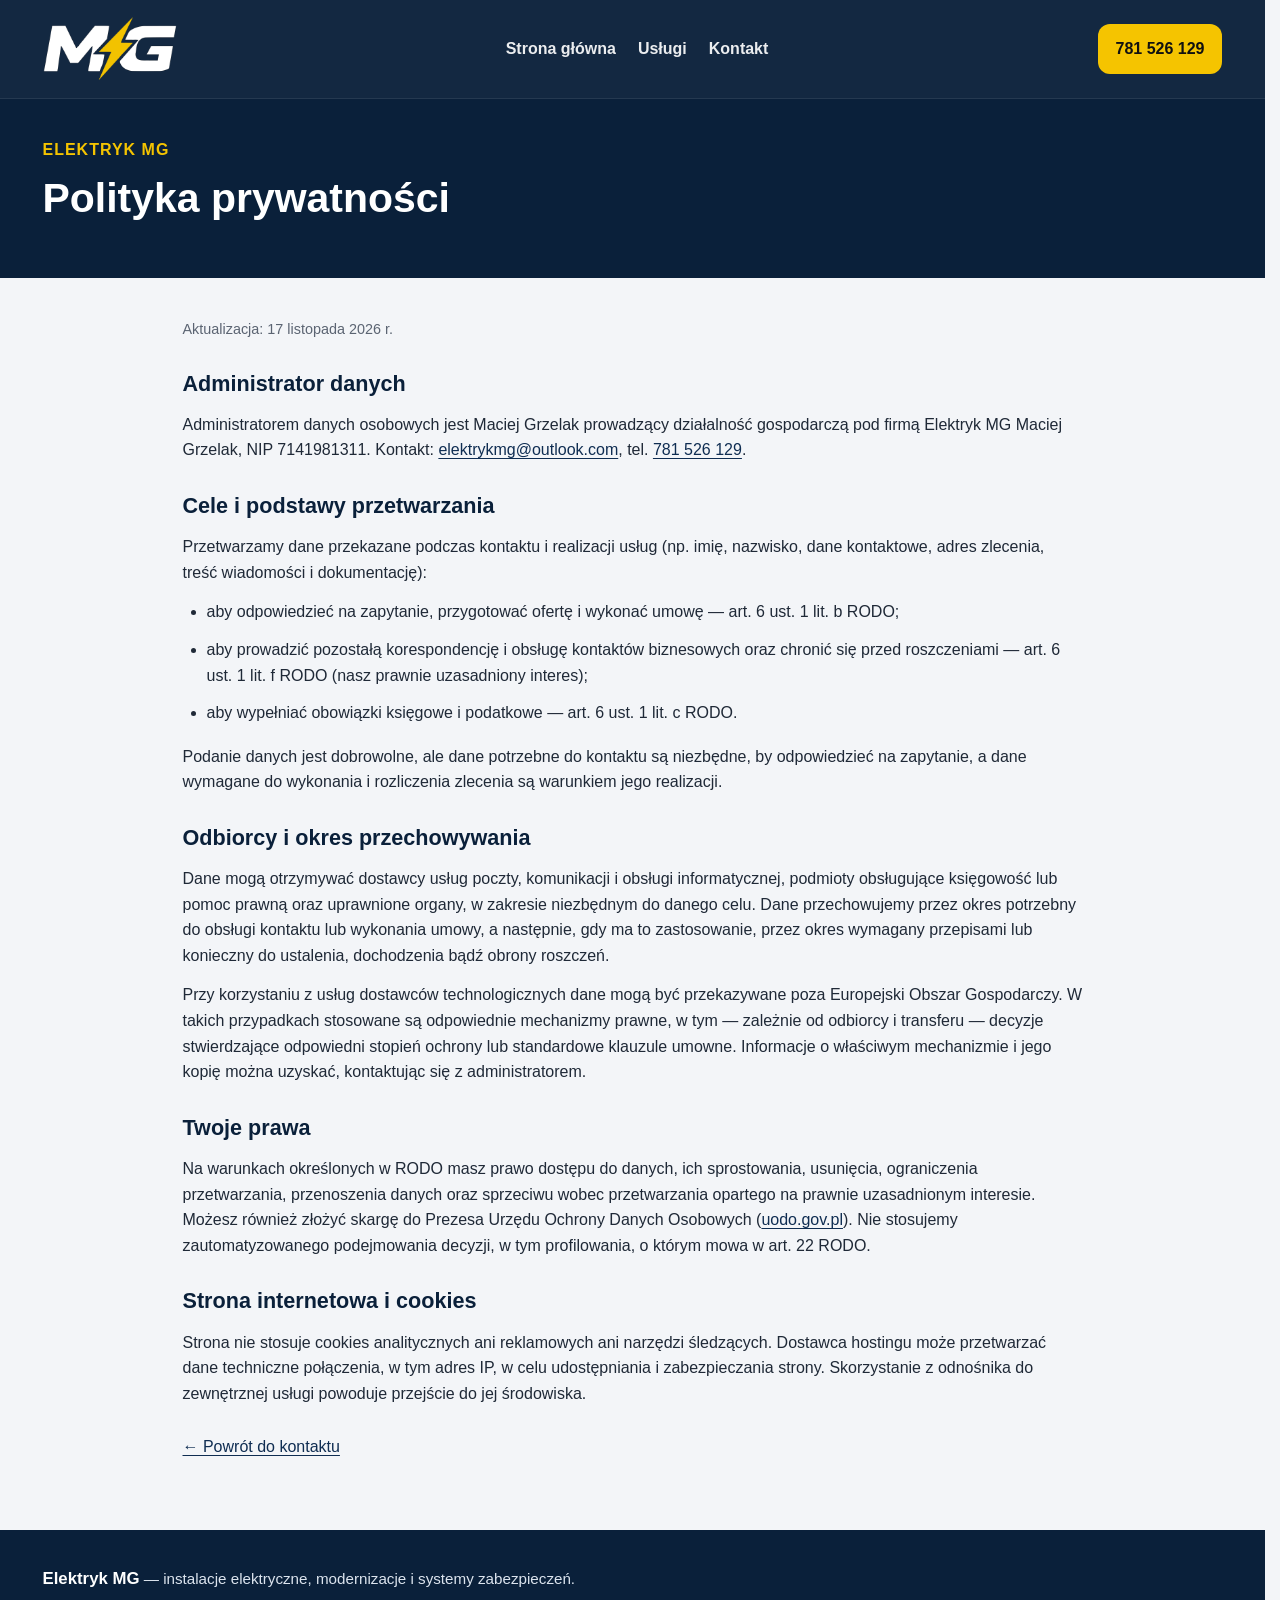
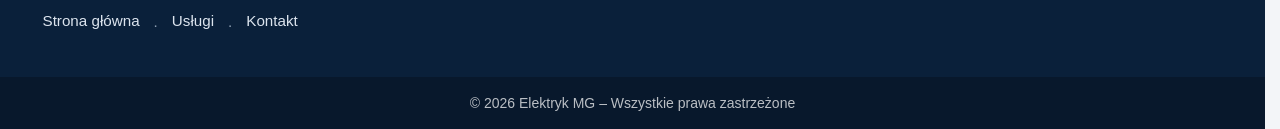
<file: prywatnosc.html>
<!DOCTYPE html><html lang="pl"><head><meta charset="UTF-8"><meta name="viewport" content="width=device-width, initial-scale=1"><meta name="robots" content="noindex, follow"><title>Polityka prywatności | Elektryk MG</title><link rel="stylesheet" href="style-v8.css"><link rel="icon" href="img/favicon.png"></head><body class="contact-page legal-page"><a class="skip-link" href="#tresc">Przejdź do treści</a><header class="site-header">
    <div class="container header-wrap">
      <a href="index.html" class="logo">
        <img src="img/logo_bialy.png" alt="Elektryk MG">
      </a>

      <nav class="nav">
        <a href="index.html">Strona główna</a>
        <a href="uslugi.html">Usługi</a>
        
        <a href="kontakt.html">Kontakt</a>
      </nav>

      <a class="header-phone" href="tel:+48781526129" aria-label="Zadzwoń do Elektryk MG: 781 526 129"><span class="phone-desktop-label">781 526 129</span><span class="phone-mobile-label">Zadzwoń</span></a>

      <details class="mobile-menu">
        <summary><span aria-hidden="true">☰</span> Menu</summary>
        <nav class="mobile-nav" aria-label="Nawigacja mobilna">
          <a href="index.html">Strona główna</a>
          <a href="uslugi.html">Usługi</a>
          
          <a href="kontakt.html">Kontakt</a>
        </nav>
      </details>
    </div>
  </header><main id="tresc"><section class="contact-intro"><div class="container"><p class="hero-kicker">Elektryk MG</p><h1>Polityka prywatności</h1></div></section>
<article class="legal-content container"><p class="legal-date">Aktualizacja: 17 listopada 2026 r.</p>
<section><h2>Administrator danych</h2><p>Administratorem danych osobowych jest Maciej Grzelak prowadzący działalność gospodarczą pod firmą Elektryk MG Maciej Grzelak, NIP 7141981311. Kontakt: <a href="mailto:elektrykmg@outlook.com">elektrykmg@outlook.com</a>, tel. <a href="tel:+48781526129">781 526 129</a>.</p></section>
<section><h2>Cele i podstawy przetwarzania</h2><p>Przetwarzamy dane przekazane podczas kontaktu i realizacji usług (np. imię, nazwisko, dane kontaktowe, adres zlecenia, treść wiadomości i dokumentację):</p><ul>
<li>aby odpowiedzieć na zapytanie, przygotować ofertę i wykonać umowę — art. 6 ust. 1 lit. b RODO;</li>
<li>aby prowadzić pozostałą korespondencję i obsługę kontaktów biznesowych oraz chronić się przed roszczeniami — art. 6 ust. 1 lit. f RODO (nasz prawnie uzasadniony interes);</li>
<li>aby wypełniać obowiązki księgowe i podatkowe — art. 6 ust. 1 lit. c RODO.</li></ul>
<p>Podanie danych jest dobrowolne, ale dane potrzebne do kontaktu są niezbędne, by odpowiedzieć na zapytanie, a dane wymagane do wykonania i rozliczenia zlecenia są warunkiem jego realizacji.</p></section>
<section><h2>Odbiorcy i okres przechowywania</h2><p>Dane mogą otrzymywać dostawcy usług poczty, komunikacji i obsługi informatycznej, podmioty obsługujące księgowość lub pomoc prawną oraz uprawnione organy, w zakresie niezbędnym do danego celu. Dane przechowujemy przez okres potrzebny do obsługi kontaktu lub wykonania umowy, a następnie, gdy ma to zastosowanie, przez okres wymagany przepisami lub konieczny do ustalenia, dochodzenia bądź obrony roszczeń.</p><p>Przy korzystaniu z usług dostawców technologicznych dane mogą być przekazywane poza Europejski Obszar Gospodarczy. W takich przypadkach stosowane są odpowiednie mechanizmy prawne, w tym — zależnie od odbiorcy i transferu — decyzje stwierdzające odpowiedni stopień ochrony lub standardowe klauzule umowne. Informacje o właściwym mechanizmie i jego kopię można uzyskać, kontaktując się z administratorem.</p></section>
<section><h2>Twoje prawa</h2><p>Na warunkach określonych w RODO masz prawo dostępu do danych, ich sprostowania, usunięcia, ograniczenia przetwarzania, przenoszenia danych oraz sprzeciwu wobec przetwarzania opartego na prawnie uzasadnionym interesie. Możesz również złożyć skargę do Prezesa Urzędu Ochrony Danych Osobowych (<a href="https://uodo.gov.pl" target="_blank" rel="noopener noreferrer">uodo.gov.pl</a>). Nie stosujemy zautomatyzowanego podejmowania decyzji, w tym profilowania, o którym mowa w art. 22 RODO.</p></section>
<section><h2>Strona internetowa i cookies</h2><p>Strona nie stosuje cookies analitycznych ani reklamowych ani narzędzi śledzących. Dostawca hostingu może przetwarzać dane techniczne połączenia, w tym adres IP, w celu udostępniania i zabezpieczania strony. Skorzystanie z odnośnika do zewnętrznej usługi powoduje przejście do jej środowiska.</p></section>
<p class="legal-draft-back"><a href="kontakt.html">← Powrót do kontaktu</a></p></article></main><footer class="site-footer footer-v3"><div class="container"><p class="footer-summary"><strong>Elektryk MG</strong><span aria-hidden="true"> — </span>instalacje elektryczne, modernizacje i systemy zabezpieczeń.</p><nav aria-label="Nawigacja w stopce"><a href="index.html">Strona główna</a><span aria-hidden="true">·</span><a href="uslugi.html">Usługi</a><span aria-hidden="true">·</span><a href="kontakt.html">Kontakt</a></nav></div></footer><div class="footer-bottom">© 2026 Elektryk MG – Wszystkie prawa zastrzeżone</div></body></html>
</file>
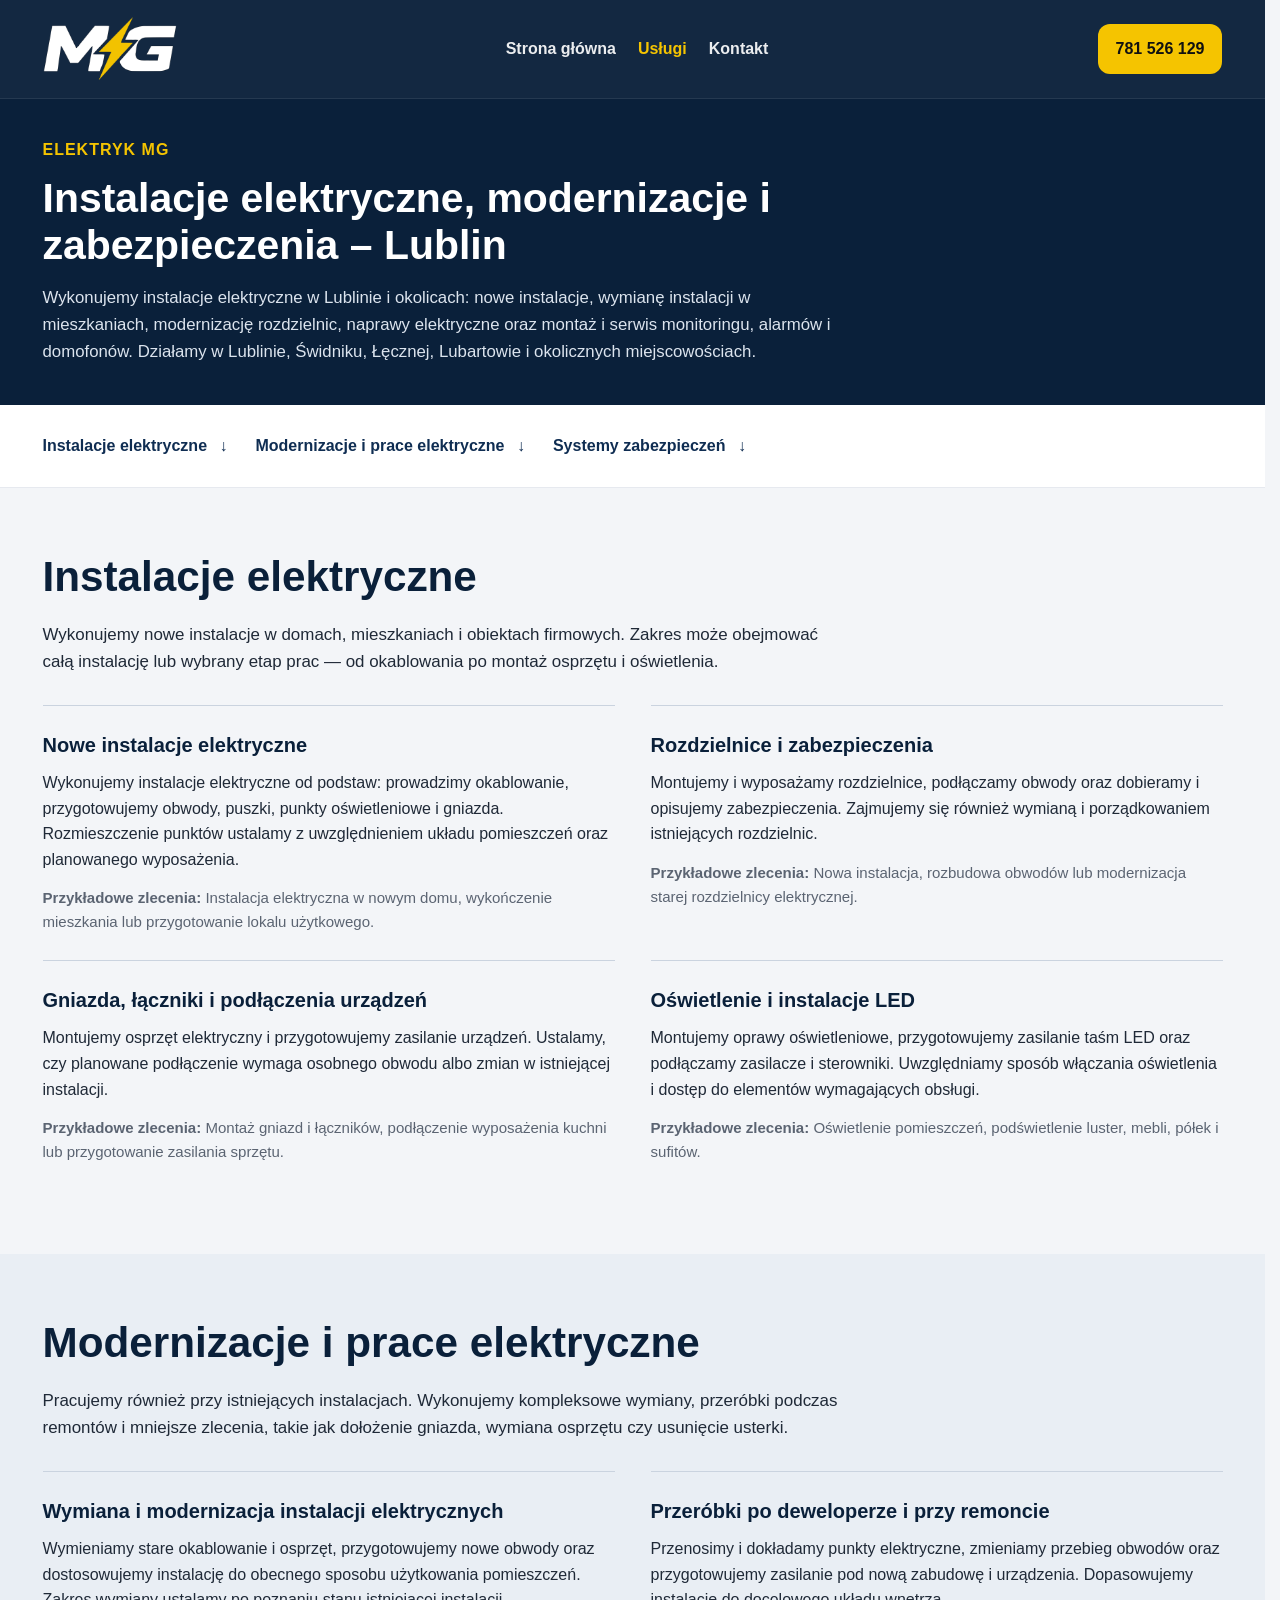
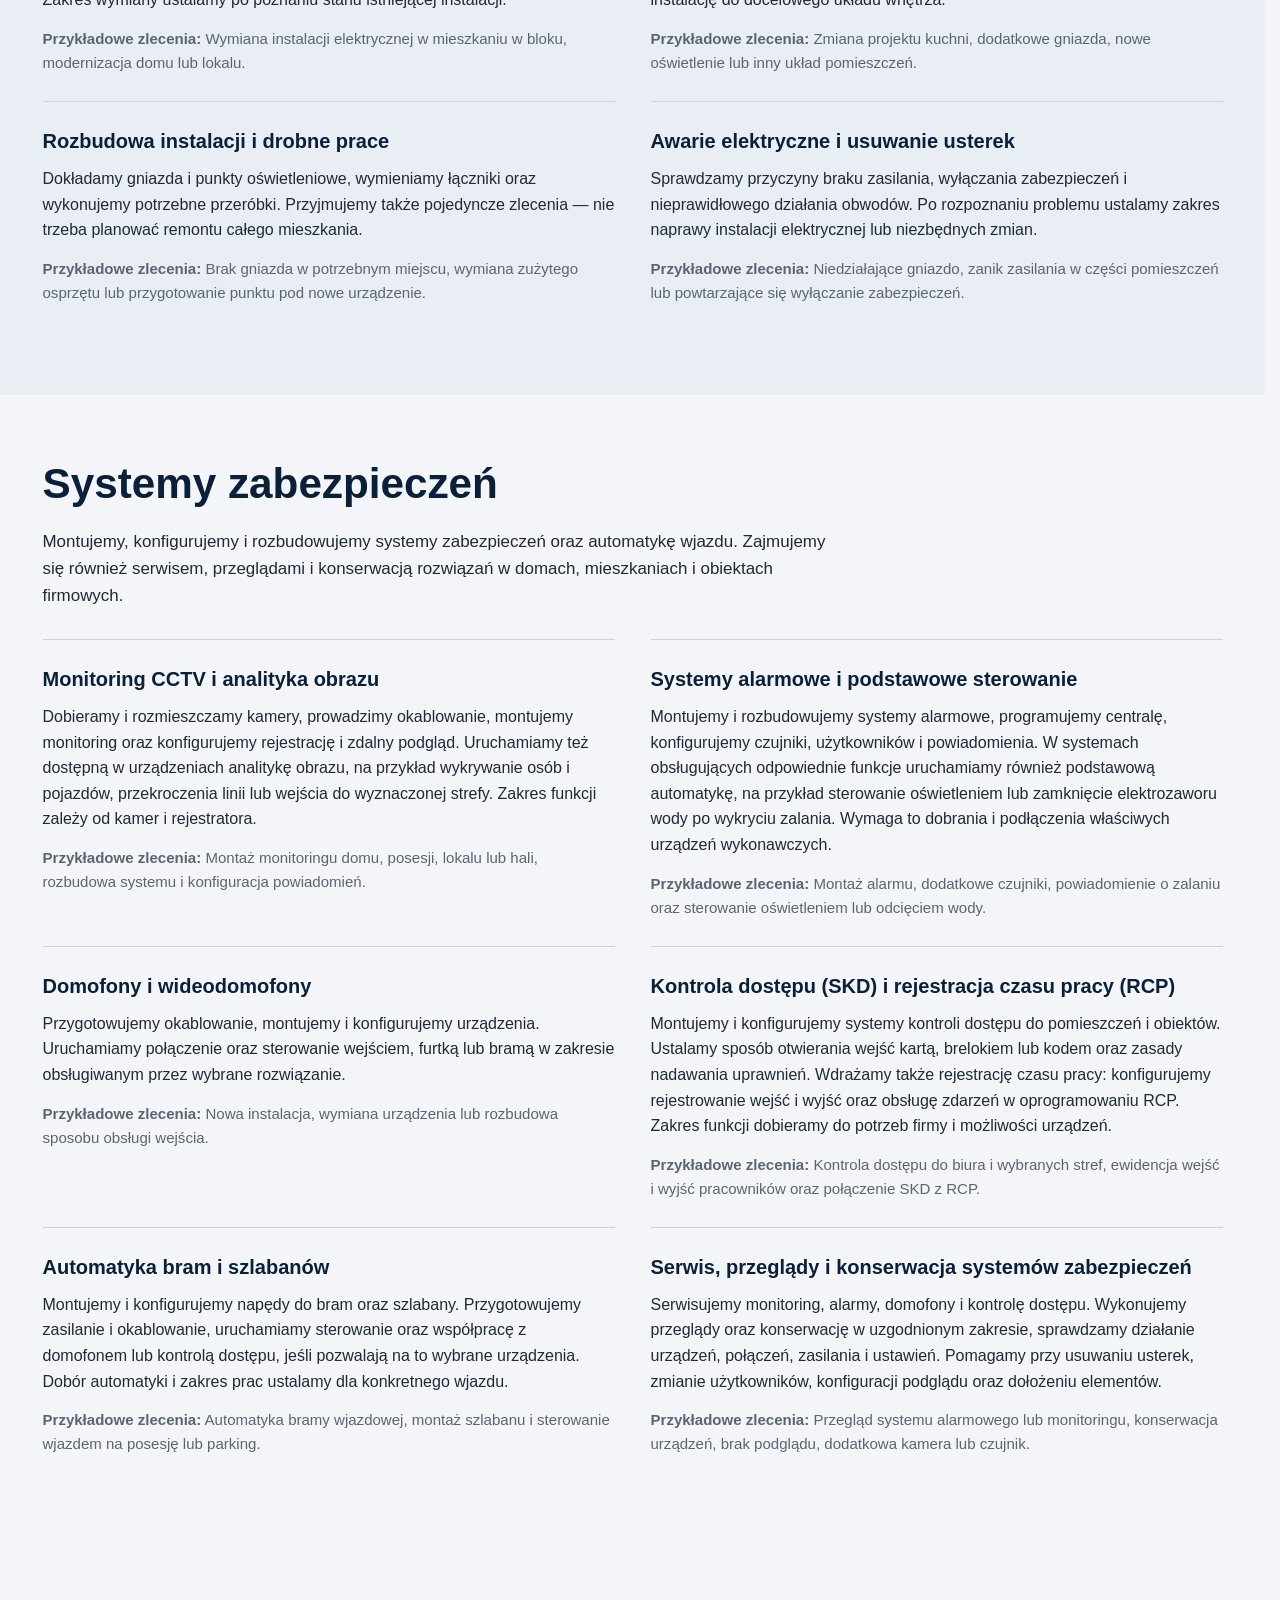
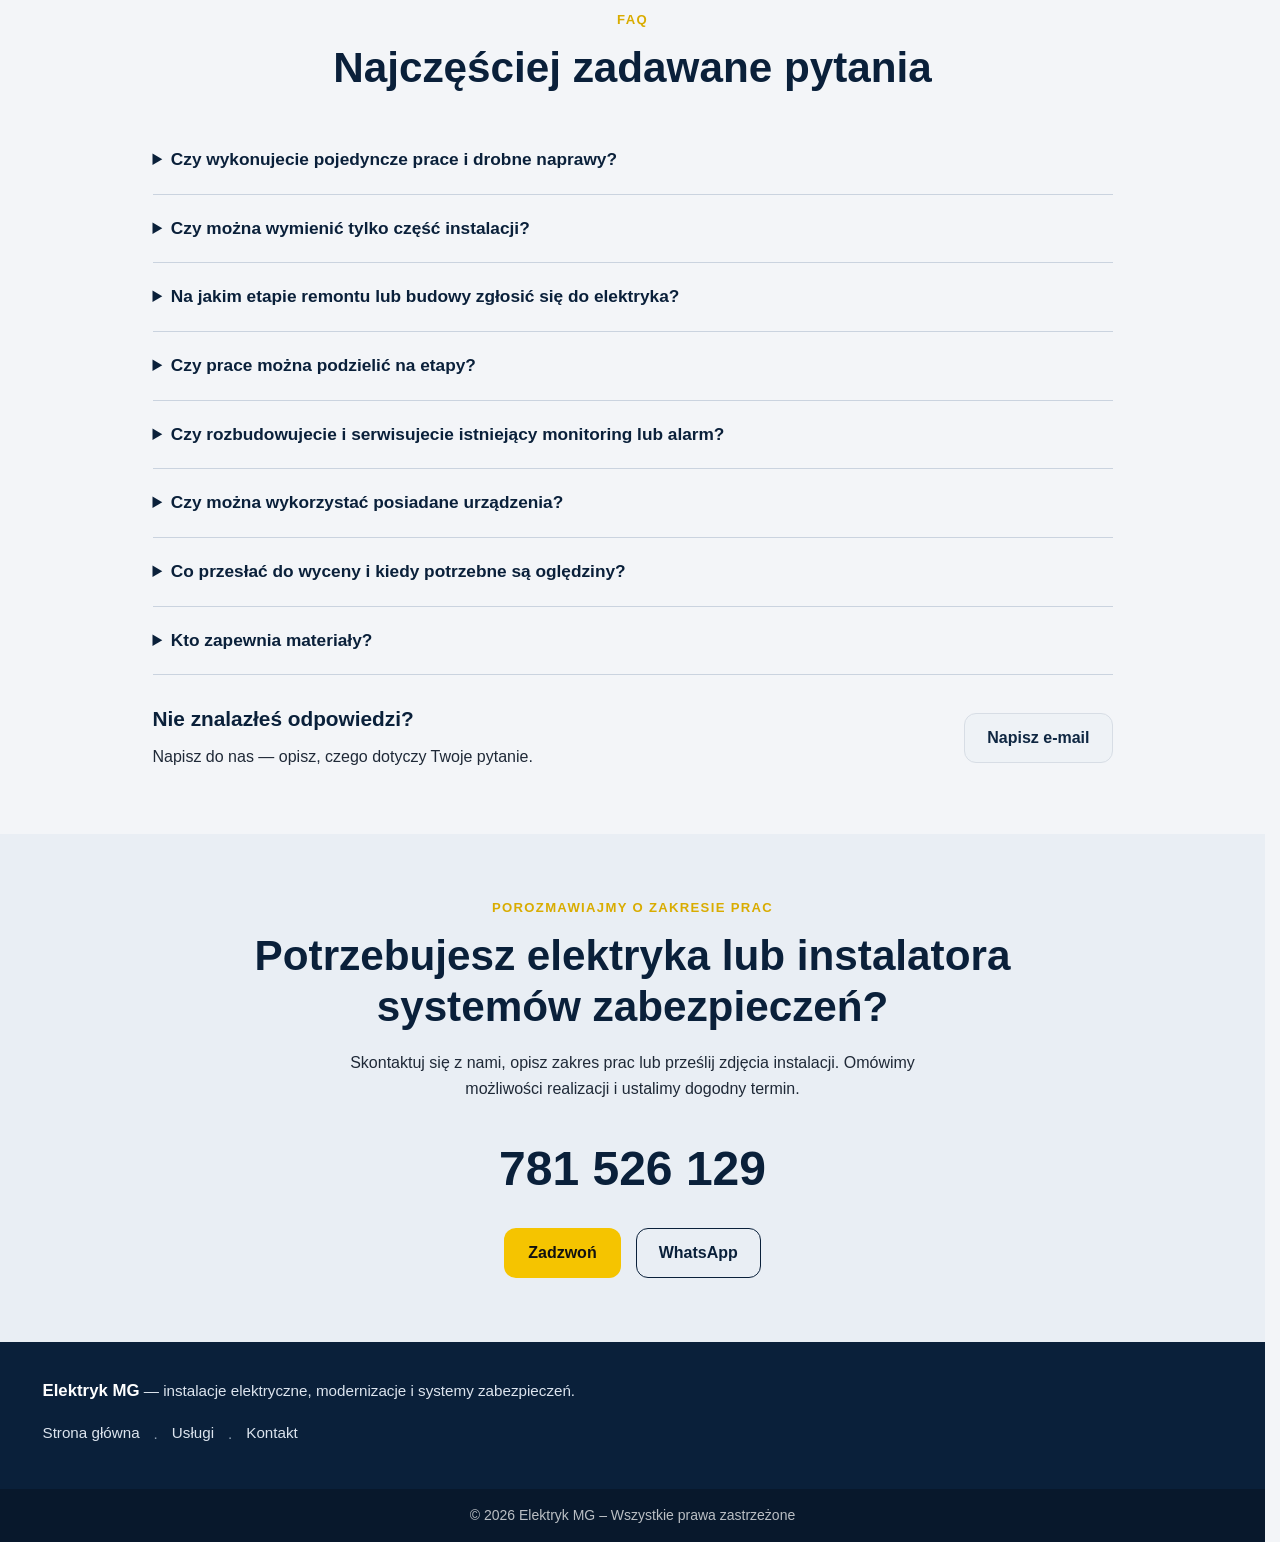
<file: uslugi.html>
<!DOCTYPE html>
<html lang="pl">
<head>
  <meta charset="UTF-8" />
  <meta name="viewport" content="width=device-width, initial-scale=1.0" />
  <meta name="robots" content="index, follow">
  <title>Usługi elektryczne Lublin – instalacje i zabezpieczenia | Elektryk MG</title>
  <meta name="description" content="Instalacje elektryczne Lublin: wymiana instalacji w mieszkaniu, rozdzielnice, naprawy i modernizacje. Monitoring CCTV, alarmy i domofony. Elektryk MG." />
  <link rel="canonical" href="https://elektrykmg.pl/uslugi.html">
  <link rel="icon" type="image/svg+xml" href="/img/favicon-square.svg">
  <link rel="icon" type="image/png" href="/img/favicon.png">
  <link rel="shortcut icon" href="/img/favicon.png" type="image/png">
  <link rel="stylesheet" href="style-v8.css?v=20261112b" />
  <meta name="author" content="Elektryk MG">
  <meta property="og:type" content="website">
  <meta property="og:site_name" content="Elektryk MG">
  <meta property="og:title" content="Usługi elektryczne Lublin – instalacje i zabezpieczenia | Elektryk MG">
  <meta property="og:description" content="Instalacje i naprawy elektryczne w Lublinie i okolicach. Monitoring CCTV, alarmy, kontrola dostępu, RCP, automatyka bram i szlabanów. Montaż i serwis.">
  <meta property="og:url" content="https://elektrykmg.pl/uslugi.html">
  <meta name="twitter:card" content="summary_large_image">
  <meta name="twitter:title" content="Usługi elektryczne Lublin – instalacje i zabezpieczenia | Elektryk MG">
  <meta name="twitter:description" content="Instalacje i naprawy elektryczne w Lublinie i okolicach. Monitoring CCTV, alarmy, kontrola dostępu, RCP, automatyka bram i szlabanów. Montaż i serwis.">
  <meta property="og:image" content="https://elektrykmg.pl/img/logo_bialy.png">
  <script type="application/ld+json">{
  "@context": "https://schema.org",
  "@type": "ItemList",
  "@id": "https://elektrykmg.pl/uslugi.html#lista-uslug",
  "name": "Usługi elektryczne i systemy zabezpieczeń Elektryk MG",
  "itemListElement": [
    {
      "@type": "ListItem",
      "position": 1,
      "item": {
        "@type": "Service",
        "name": "Nowe instalacje elektryczne",
        "url": "https://elektrykmg.pl/uslugi.html#instalacje",
        "provider": {
          "@id": "https://elektrykmg.pl/#firma"
        },
        "areaServed": [{"@type":"City","name":"Lublin"},{"@type":"City","name":"Świdnik"},{"@type":"City","name":"Łęczna"},{"@type":"City","name":"Lubartów"}]
      }
    },
    {
      "@type": "ListItem",
      "position": 2,
      "item": {
        "@type": "Service",
        "name": "Rozdzielnice i zabezpieczenia",
        "url": "https://elektrykmg.pl/uslugi.html#instalacje",
        "provider": {
          "@id": "https://elektrykmg.pl/#firma"
        },
        "areaServed": [{"@type":"City","name":"Lublin"},{"@type":"City","name":"Świdnik"},{"@type":"City","name":"Łęczna"},{"@type":"City","name":"Lubartów"}]
      }
    },
    {
      "@type": "ListItem",
      "position": 3,
      "item": {
        "@type": "Service",
        "name": "Gniazda, łączniki i podłączenia urządzeń",
        "url": "https://elektrykmg.pl/uslugi.html#instalacje",
        "provider": {
          "@id": "https://elektrykmg.pl/#firma"
        },
        "areaServed": [{"@type":"City","name":"Lublin"},{"@type":"City","name":"Świdnik"},{"@type":"City","name":"Łęczna"},{"@type":"City","name":"Lubartów"}]
      }
    },
    {
      "@type": "ListItem",
      "position": 4,
      "item": {
        "@type": "Service",
        "name": "Oświetlenie i instalacje LED",
        "url": "https://elektrykmg.pl/uslugi.html#instalacje",
        "provider": {
          "@id": "https://elektrykmg.pl/#firma"
        },
        "areaServed": [{"@type":"City","name":"Lublin"},{"@type":"City","name":"Świdnik"},{"@type":"City","name":"Łęczna"},{"@type":"City","name":"Lubartów"}]
      }
    },
    {
      "@type": "ListItem",
      "position": 5,
      "item": {
        "@type": "Service",
        "name": "Wymiana i modernizacja instalacji elektrycznych",
        "url": "https://elektrykmg.pl/uslugi.html#modernizacje",
        "provider": {
          "@id": "https://elektrykmg.pl/#firma"
        },
        "areaServed": [{"@type":"City","name":"Lublin"},{"@type":"City","name":"Świdnik"},{"@type":"City","name":"Łęczna"},{"@type":"City","name":"Lubartów"}]
      }
    },
    {
      "@type": "ListItem",
      "position": 6,
      "item": {
        "@type": "Service",
        "name": "Przeróbki po deweloperze i przy remoncie",
        "url": "https://elektrykmg.pl/uslugi.html#modernizacje",
        "provider": {
          "@id": "https://elektrykmg.pl/#firma"
        },
        "areaServed": [{"@type":"City","name":"Lublin"},{"@type":"City","name":"Świdnik"},{"@type":"City","name":"Łęczna"},{"@type":"City","name":"Lubartów"}]
      }
    },
    {
      "@type": "ListItem",
      "position": 7,
      "item": {
        "@type": "Service",
        "name": "Rozbudowa instalacji i drobne prace",
        "url": "https://elektrykmg.pl/uslugi.html#modernizacje",
        "provider": {
          "@id": "https://elektrykmg.pl/#firma"
        },
        "areaServed": [{"@type":"City","name":"Lublin"},{"@type":"City","name":"Świdnik"},{"@type":"City","name":"Łęczna"},{"@type":"City","name":"Lubartów"}]
      }
    },
    {
      "@type": "ListItem",
      "position": 8,
      "item": {
        "@type": "Service",
        "name": "Awarie elektryczne i usuwanie usterek",
        "url": "https://elektrykmg.pl/uslugi.html#modernizacje",
        "provider": {
          "@id": "https://elektrykmg.pl/#firma"
        },
        "areaServed": [{"@type":"City","name":"Lublin"},{"@type":"City","name":"Świdnik"},{"@type":"City","name":"Łęczna"},{"@type":"City","name":"Lubartów"}]
      }
    },
    {
      "@type": "ListItem",
      "position": 9,
      "item": {
        "@type": "Service",
        "name": "Monitoring CCTV i analityka obrazu",
        "url": "https://elektrykmg.pl/uslugi.html#zabezpieczenia",
        "provider": {
          "@id": "https://elektrykmg.pl/#firma"
        },
        "areaServed": [{"@type":"City","name":"Lublin"},{"@type":"City","name":"Świdnik"},{"@type":"City","name":"Łęczna"},{"@type":"City","name":"Lubartów"}]
      }
    },
    {
      "@type": "ListItem",
      "position": 10,
      "item": {
        "@type": "Service",
        "name": "Systemy alarmowe i podstawowe sterowanie",
        "url": "https://elektrykmg.pl/uslugi.html#zabezpieczenia",
        "provider": {
          "@id": "https://elektrykmg.pl/#firma"
        },
        "areaServed": [{"@type":"City","name":"Lublin"},{"@type":"City","name":"Świdnik"},{"@type":"City","name":"Łęczna"},{"@type":"City","name":"Lubartów"}]
      }
    },
    {
      "@type": "ListItem",
      "position": 11,
      "item": {
        "@type": "Service",
        "name": "Domofony i wideodomofony",
        "url": "https://elektrykmg.pl/uslugi.html#zabezpieczenia",
        "provider": {
          "@id": "https://elektrykmg.pl/#firma"
        },
        "areaServed": [{"@type":"City","name":"Lublin"},{"@type":"City","name":"Świdnik"},{"@type":"City","name":"Łęczna"},{"@type":"City","name":"Lubartów"}]
      }
    },
    {
      "@type": "ListItem",
      "position": 12,
      "item": {
        "@type": "Service",
        "name": "Kontrola dostępu (SKD) i rejestracja czasu pracy (RCP)",
        "url": "https://elektrykmg.pl/uslugi.html#zabezpieczenia",
        "provider": {
          "@id": "https://elektrykmg.pl/#firma"
        },
        "areaServed": [{"@type":"City","name":"Lublin"},{"@type":"City","name":"Świdnik"},{"@type":"City","name":"Łęczna"},{"@type":"City","name":"Lubartów"}]
      }
    },
    {
      "@type": "ListItem",
      "position": 13,
      "item": {
        "@type": "Service",
        "name": "Automatyka bram i szlabanów",
        "url": "https://elektrykmg.pl/uslugi.html#zabezpieczenia",
        "provider": {
          "@id": "https://elektrykmg.pl/#firma"
        },
        "areaServed": [{"@type":"City","name":"Lublin"},{"@type":"City","name":"Świdnik"},{"@type":"City","name":"Łęczna"},{"@type":"City","name":"Lubartów"}]
      }
    },
    {
      "@type": "ListItem",
      "position": 14,
      "item": {
        "@type": "Service",
        "name": "Serwis, przeglądy i konserwacja systemów zabezpieczeń",
        "url": "https://elektrykmg.pl/uslugi.html#zabezpieczenia",
        "provider": {
          "@id": "https://elektrykmg.pl/#firma"
        },
        "areaServed": [{"@type":"City","name":"Lublin"},{"@type":"City","name":"Świdnik"},{"@type":"City","name":"Łęczna"},{"@type":"City","name":"Lubartów"}]
      }
    }
  ]
}</script>
  <script type="application/ld+json">
  {
    "@context": "https://schema.org",
    "@type": "BreadcrumbList",
    "itemListElement": [
      {
        "@type": "ListItem",
        "position": 1,
        "name": "Strona główna",
        "item": "https://elektrykmg.pl/"
      },
      {
        "@type": "ListItem",
        "position": 2,
        "name": "Usługi",
        "item": "https://elektrykmg.pl/uslugi.html"
      }
    ]
  }
  </script>
</head>
<body class="services-page"><a class="skip-link" href="#tresc">Przejdź do treści</a><header class="site-header">
    <div class="container header-wrap">
      <a href="/" class="logo">
        <img src="img/logo_bialy.png" alt="Elektryk MG">
      </a>

      <nav class="nav">
        <a href="/">Strona główna</a>
        <a href="uslugi.html" class="active" aria-current="page">Usługi</a>
        
        <a href="kontakt.html">Kontakt</a>
      </nav>

      <a class="header-phone" href="tel:+48781526129" aria-label="Zadzwoń do Elektryk MG: 781 526 129"><span class="phone-desktop-label">781 526 129</span><span class="phone-mobile-label">Zadzwoń</span></a>

      <details class="mobile-menu">
        <summary><span aria-hidden="true">☰</span> Menu</summary>
        <nav class="mobile-nav" aria-label="Nawigacja mobilna">
          <a href="/">Strona główna</a>
          <a href="uslugi.html" class="active" aria-current="page">Usługi</a>
          
          <a href="kontakt.html">Kontakt</a>
        </nav>
      </details>
    </div>
  </header>
<main id="tresc">
<section class="services-hero"><div class="container"><p class="hero-kicker">Elektryk MG</p><h1>Instalacje elektryczne, modernizacje i zabezpieczenia – Lublin</h1><p class="services-lead">Wykonujemy instalacje elektryczne w Lublinie i okolicach: nowe instalacje, wymianę instalacji w mieszkaniach, modernizację rozdzielnic, naprawy elektryczne oraz montaż i serwis monitoringu, alarmów i domofonów. Działamy w Lublinie, Świdniku, Łęcznej, Lubartowie i okolicznych miejscowościach.</p></div></section>
<nav class="service-jumps" aria-label="Zakres usług"><div class="container"><a href="#instalacje">Instalacje elektryczne <span aria-hidden="true">↓</span></a><a href="#modernizacje">Modernizacje i prace elektryczne <span aria-hidden="true">↓</span></a><a href="#zabezpieczenia">Systemy zabezpieczeń <span aria-hidden="true">↓</span></a></div></nav>
<section class="service-group" id="instalacje"><div class="container"><div class="service-group-heading"><div><h2>Instalacje elektryczne</h2></div><p>Wykonujemy nowe instalacje w domach, mieszkaniach i obiektach firmowych. Zakres może obejmować całą instalację lub wybrany etap prac — od okablowania po montaż osprzętu i oświetlenia.</p></div><div class="service-details"><article class="service-detail"><h3>Nowe instalacje elektryczne</h3><p>Wykonujemy instalacje elektryczne od podstaw: prowadzimy okablowanie, przygotowujemy obwody, puszki, punkty oświetleniowe i gniazda. Rozmieszczenie punktów ustalamy z uwzględnieniem układu pomieszczeń oraz planowanego wyposażenia.</p><p class="service-example"><strong>Przykładowe zlecenia:</strong> Instalacja elektryczna w nowym domu, wykończenie mieszkania lub przygotowanie lokalu użytkowego.</p></article><article class="service-detail"><h3>Rozdzielnice i zabezpieczenia</h3><p>Montujemy i wyposażamy rozdzielnice, podłączamy obwody oraz dobieramy i opisujemy zabezpieczenia. Zajmujemy się również wymianą i porządkowaniem istniejących rozdzielnic.</p><p class="service-example"><strong>Przykładowe zlecenia:</strong> Nowa instalacja, rozbudowa obwodów lub <a href="kiedy-wymienic-rozdzielnice-elektryczna.html">modernizacja starej rozdzielnicy elektrycznej</a>.</p></article><article class="service-detail"><h3>Gniazda, łączniki i podłączenia urządzeń</h3><p>Montujemy osprzęt elektryczny i przygotowujemy zasilanie urządzeń. Ustalamy, czy planowane podłączenie wymaga osobnego obwodu albo zmian w istniejącej instalacji.</p><p class="service-example"><strong>Przykładowe zlecenia:</strong> Montaż gniazd i łączników, podłączenie wyposażenia kuchni lub przygotowanie zasilania sprzętu.</p></article><article class="service-detail"><h3>Oświetlenie i instalacje LED</h3><p>Montujemy oprawy oświetleniowe, przygotowujemy zasilanie taśm LED oraz podłączamy zasilacze i sterowniki. Uwzględniamy sposób włączania oświetlenia i dostęp do elementów wymagających obsługi.</p><p class="service-example"><strong>Przykładowe zlecenia:</strong> Oświetlenie pomieszczeń, podświetlenie luster, mebli, półek i sufitów.</p></article></div></div></section><section class="service-group" id="modernizacje"><div class="container"><div class="service-group-heading"><div><h2>Modernizacje i prace elektryczne</h2></div><p>Pracujemy również przy istniejących instalacjach. Wykonujemy kompleksowe wymiany, przeróbki podczas remontów i mniejsze zlecenia, takie jak dołożenie gniazda, wymiana osprzętu czy usunięcie usterki.</p></div><div class="service-details"><article class="service-detail"><h3>Wymiana i modernizacja instalacji elektrycznych</h3><p>Wymieniamy stare okablowanie i osprzęt, przygotowujemy nowe obwody oraz dostosowujemy instalację do obecnego sposobu użytkowania pomieszczeń. Zakres wymiany ustalamy po poznaniu stanu istniejącej instalacji.</p><p class="service-example"><strong>Przykładowe zlecenia:</strong> Wymiana instalacji elektrycznej w mieszkaniu w bloku, modernizacja domu lub lokalu.</p></article><article class="service-detail"><h3>Przeróbki po deweloperze i przy remoncie</h3><p>Przenosimy i dokładamy punkty elektryczne, zmieniamy przebieg obwodów oraz przygotowujemy zasilanie pod nową zabudowę i urządzenia. Dopasowujemy instalację do docelowego układu wnętrza.</p><p class="service-example"><strong>Przykładowe zlecenia:</strong> Zmiana projektu kuchni, dodatkowe gniazda, nowe oświetlenie lub inny układ pomieszczeń.</p></article><article class="service-detail"><h3>Rozbudowa instalacji i drobne prace</h3><p>Dokładamy gniazda i punkty oświetleniowe, wymieniamy łączniki oraz wykonujemy potrzebne przeróbki. Przyjmujemy także pojedyncze zlecenia — nie trzeba planować remontu całego mieszkania.</p><p class="service-example"><strong>Przykładowe zlecenia:</strong> Brak gniazda w potrzebnym miejscu, wymiana zużytego osprzętu lub przygotowanie punktu pod nowe urządzenie.</p></article><article class="service-detail"><h3>Awarie elektryczne i usuwanie usterek</h3><p>Sprawdzamy przyczyny braku zasilania, wyłączania zabezpieczeń i nieprawidłowego działania obwodów. Po rozpoznaniu problemu ustalamy zakres naprawy instalacji elektrycznej lub niezbędnych zmian.</p><p class="service-example"><strong>Przykładowe zlecenia:</strong> Niedziałające gniazdo, zanik zasilania w części pomieszczeń lub powtarzające się wyłączanie zabezpieczeń.</p></article></div></div></section><section class="service-group" id="zabezpieczenia"><div class="container"><div class="service-group-heading"><div><h2>Systemy zabezpieczeń</h2></div><p>Montujemy, konfigurujemy i rozbudowujemy systemy zabezpieczeń oraz automatykę wjazdu. Zajmujemy się również serwisem, przeglądami i konserwacją rozwiązań w domach, mieszkaniach i obiektach firmowych.</p></div><div class="service-details"><article class="service-detail"><h3>Monitoring CCTV i analityka obrazu</h3><p>Dobieramy i rozmieszczamy kamery, prowadzimy okablowanie, montujemy monitoring oraz konfigurujemy rejestrację i zdalny podgląd. Uruchamiamy też dostępną w urządzeniach analitykę obrazu, na przykład wykrywanie osób i pojazdów, przekroczenia linii lub wejścia do wyznaczonej strefy. Zakres funkcji zależy od kamer i rejestratora.</p><p class="service-example"><strong>Przykładowe zlecenia:</strong> Montaż monitoringu domu, posesji, lokalu lub hali, rozbudowa systemu i konfiguracja powiadomień.</p></article><article class="service-detail"><h3>Systemy alarmowe i podstawowe sterowanie</h3><p>Montujemy i rozbudowujemy systemy alarmowe, programujemy centralę, konfigurujemy czujniki, użytkowników i powiadomienia. W systemach obsługujących odpowiednie funkcje uruchamiamy również podstawową automatykę, na przykład sterowanie oświetleniem lub zamknięcie elektrozaworu wody po wykryciu zalania. Wymaga to dobrania i podłączenia właściwych urządzeń wykonawczych.</p><p class="service-example"><strong>Przykładowe zlecenia:</strong> Montaż alarmu, dodatkowe czujniki, powiadomienie o zalaniu oraz sterowanie oświetleniem lub odcięciem wody.</p></article><article class="service-detail"><h3>Domofony i wideodomofony</h3><p>Przygotowujemy okablowanie, montujemy i konfigurujemy urządzenia. Uruchamiamy połączenie oraz sterowanie wejściem, furtką lub bramą w zakresie obsługiwanym przez wybrane rozwiązanie.</p><p class="service-example"><strong>Przykładowe zlecenia:</strong> Nowa instalacja, wymiana urządzenia lub rozbudowa sposobu obsługi wejścia.</p></article><article class="service-detail"><h3>Kontrola dostępu (SKD) i rejestracja czasu pracy (RCP)</h3><p>Montujemy i konfigurujemy systemy kontroli dostępu do pomieszczeń i obiektów. Ustalamy sposób otwierania wejść kartą, brelokiem lub kodem oraz zasady nadawania uprawnień. Wdrażamy także rejestrację czasu pracy: konfigurujemy rejestrowanie wejść i wyjść oraz obsługę zdarzeń w oprogramowaniu RCP. Zakres funkcji dobieramy do potrzeb firmy i możliwości urządzeń.</p><p class="service-example"><strong>Przykładowe zlecenia:</strong> Kontrola dostępu do biura i wybranych stref, ewidencja wejść i wyjść pracowników oraz połączenie SKD z RCP.</p></article><article class="service-detail"><h3>Automatyka bram i szlabanów</h3><p>Montujemy i konfigurujemy napędy do bram oraz szlabany. Przygotowujemy zasilanie i okablowanie, uruchamiamy sterowanie oraz współpracę z domofonem lub kontrolą dostępu, jeśli pozwalają na to wybrane urządzenia. Dobór automatyki i zakres prac ustalamy dla konkretnego wjazdu.</p><p class="service-example"><strong>Przykładowe zlecenia:</strong> Automatyka bramy wjazdowej, montaż szlabanu i sterowanie wjazdem na posesję lub parking.</p></article><article class="service-detail"><h3>Serwis, przeglądy i konserwacja systemów zabezpieczeń</h3><p>Serwisujemy monitoring, alarmy, domofony i kontrolę dostępu. Wykonujemy przeglądy oraz konserwację w uzgodnionym zakresie, sprawdzamy działanie urządzeń, połączeń, zasilania i ustawień. Pomagamy przy usuwaniu usterek, zmianie użytkowników, konfiguracji podglądu oraz dołożeniu elementów.</p><p class="service-example"><strong>Przykładowe zlecenia:</strong> Przegląd systemu alarmowego lub monitoringu, konserwacja urządzeń, brak podglądu, dodatkowa kamera lub czujnik.</p></article></div></div></section>

<section class="services-faq"><div class="container"><div class="section-heading"><p class="section-label">FAQ</p><h2>Najczęściej zadawane pytania</h2></div><details><summary>Czy wykonujecie pojedyncze prace i drobne naprawy?</summary><p>Tak. Możesz zgłosić się z pojedynczym gniazdem, punktem oświetleniowym, wymianą osprzętu lub usterką. Opisz potrzebne prace, abyśmy mogli ustalić zakres i termin.</p></details><details><summary>Czy można wymienić tylko część instalacji?</summary><p>Zakres modernizacji może obejmować wybrane pomieszczenia lub obwody. Możliwość częściowej wymiany zależy od stanu istniejącej instalacji i sposobu połączenia jej z nowymi elementami. Ustalamy to przed rozpoczęciem prac.</p></details><details><summary>Na jakim etapie remontu lub budowy zgłosić się do elektryka?</summary><p>Najlepiej przed pracami, które zakryją instalację, oraz przed ostatecznym wykończeniem ścian. Warto mieć plan pomieszczeń i rozmieszczenia wyposażenia. Pozwoli to ustalić punkty elektryczne i kolejność prac z pozostałymi wykonawcami.</p></details><details><summary>Czy prace można podzielić na etapy?</summary><p>Tak. Przy budowie i remontach możemy najpierw wykonać okablowanie i przygotować punkty, a po zakończeniu odpowiednich prac wykończeniowych wrócić do montażu osprzętu i oświetlenia. Zakres i terminy poszczególnych etapów ustalamy wcześniej.</p></details><details><summary>Czy rozbudowujecie i serwisujecie istniejący monitoring lub alarm?</summary><p>Tak. Zajmujemy się również istniejącymi systemami — konfiguracją, diagnozowaniem problemów oraz dodawaniem urządzeń. Możliwości prac zależą od modelu, stanu i dostępności ustawień systemu. Prześlij zdjęcia lub oznaczenia urządzeń oraz opis potrzebnych zmian.</p></details><details><summary>Czy można wykorzystać posiadane urządzenia?</summary><p>Jeśli są sprawne i zgodne z planowaną instalacją, może być to możliwe. Prześlij modele lub zdjęcia urządzeń, zanim kupisz kolejne elementy. Sprawdzimy, czy można je połączyć i wykorzystać w uzgodnionym zakresie prac.</p></details><details><summary>Co przesłać do wyceny i kiedy potrzebne są oględziny?</summary><p>Podaj rodzaj obiektu, lokalizację i opis potrzebnych prac. Dołącz zdjęcia oraz, jeśli je masz, plan pomieszczeń lub listę punktów. Przy usterce napisz, co się dzieje i od kiedy. Przy większych pracach lub niejasnym stanie instalacji mogą być potrzebne oględziny przed wyceną.</p></details><details><summary>Kto zapewnia materiały?</summary><p>Ustalamy to przed rozpoczęciem prac. Materiały może zapewnić klient albo możemy uzgodnić ich zestawienie i zakup. Przy urządzeniach kupionych wcześniej warto przesłać model lub zdjęcie.</p></details><div class="faq-question"><div class="faq-question-copy"><h3>Nie znalazłeś odpowiedzi?</h3><p>Napisz do nas — opisz, czego dotyczy Twoje pytanie.</p></div><a class="btn btn-secondary" href="mailto:elektrykmg@outlook.com?subject=Pytanie%20o%20us%C5%82ugi%20Elektryk%20MG">Napisz e-mail</a></div></div></section>
<section class="cta-section"><div class="container cta-box"><p class="contact-kicker">Porozmawiajmy o zakresie prac</p><h2>Potrzebujesz elektryka lub instalatora systemów zabezpieczeń?</h2><p>Skontaktuj się z nami, opisz zakres prac lub prześlij zdjęcia instalacji. Omówimy możliwości realizacji i ustalimy dogodny termin.</p><a class="contact-number" href="tel:+48781526129">781 526 129</a><div class="cta-buttons"><a class="btn btn-primary" href="tel:+48781526129">Zadzwoń</a><a class="btn btn-whatsapp" href="https://wa.me/48781526129" target="_blank" rel="noopener noreferrer">WhatsApp</a></div></div></section>
</main><footer class="site-footer footer-v3"><div class="container"><p class="footer-summary"><strong>Elektryk MG</strong><span aria-hidden="true"> — </span>instalacje elektryczne, modernizacje i systemy zabezpieczeń.</p><nav aria-label="Nawigacja w stopce"><a href="/">Strona główna</a><span aria-hidden="true">·</span><a href="uslugi.html">Usługi</a><span aria-hidden="true">·</span><a href="kontakt.html">Kontakt</a></nav></div></footer><div class="footer-bottom">© 2026 Elektryk MG – Wszystkie prawa zastrzeżone</div></body></html>
</file>
<file: style-v8.css>
* {
  margin: 0;
  padding: 0;
  box-sizing: border-box;
}

:root {
  --navy: #0f2d52;
  --navy-dark: #0a203a;
  --yellow: #f5c400;
  --yellow-dark: #d9ac00;
  --bg: #f3f5f8;
  --text: #1f2937;
  --muted: #5b6472;
  --white: #ffffff;
  --border: #e6e9ef;
  --shadow: 0 10px 30px rgba(15, 45, 82, 0.08);
  --shadow-strong: 0 14px 34px rgba(15, 45, 82, 0.12);
  --radius: 18px;
}

html {
  scroll-behavior: smooth;
}

body {
  font-family: Arial, Helvetica, sans-serif;
  background: var(--bg);
  color: var(--text);
  line-height: 1.6;
}

a {
  color: inherit;
  text-decoration: none;
}

.container {
  width: min(1180px, calc(100% - 40px));
  margin: 0 auto;
}

.site-header {
  background: rgba(10, 32, 58, 0.96);
  color: var(--white);
  position: sticky;
  top: 0;
  z-index: 1000;
  border-bottom: 1px solid rgba(255,255,255,0.08);
  backdrop-filter: blur(8px);
}

.header-wrap {
  min-height: 82px;
  display: flex;
  align-items: center;
  justify-content: space-between;
  gap: 24px;
}

.logo img {
  height: 40px;
  display: block;
}

.footer-logo img {
  height: 42px;
  display: block;
  margin-bottom: 18px;
}

.nav {
  display: flex;
  gap: 22px;
  align-items: center;
}

.nav a {
  color: rgba(255,255,255,0.92);
  font-weight: 600;
  transition: color 0.2s ease;
  white-space: nowrap;
}

.nav a:hover,
.nav a.active {
  color: var(--yellow);
}

.header-phone {
  background: var(--yellow);
  color: #111;
  font-weight: 800;
  padding: 12px 18px;
  border-radius: 12px;
  white-space: nowrap;
  transition: 0.2s ease;
}

.header-phone:hover {
  background: var(--yellow-dark);
}

.hero {
  position: relative;
  min-height: 560px;
  display: flex;
  align-items: center;
  background:
    linear-gradient(90deg, rgba(10, 32, 58, 0.95) 0%, rgba(10, 32, 58, 0.88) 45%, rgba(10, 32, 58, 0.66) 100%),
    none center/cover no-repeat;
  color: var(--white);
}

.hero-overlay {
  position: absolute;
  inset: 0;
  background: linear-gradient(to bottom, rgba(15,45,82,0.05), rgba(15,45,82,0.18));
}

.hero-content {
  position: relative;
  z-index: 1;
  width: 100%;
  display: flex;
  justify-content: center;
}

.hero-text {
  max-width: 920px;
  margin: 0 auto;
  text-align: center;
  padding: 100px 20px;
}

.hero-logo {
  height: 120px;
  margin-bottom: 18px;
}

.hero-kicker {
  color: var(--yellow);
  font-weight: 800;
  letter-spacing: 1px;
  text-transform: uppercase;
  margin-bottom: 12px;
}

.hero h1 {
  font-size: clamp(2.45rem, 5vw, 4.35rem);
  line-height: 1.04;
  margin-bottom: 20px;
}

.hero-description {
  font-size: 1.12rem;
  max-width: 780px;
  color: rgba(255,255,255,0.93);
  margin: 0 auto 26px;
}

.hero-tags {
  display: flex;
  flex-wrap: wrap;
  justify-content: center;
  gap: 12px;
  margin-bottom: 30px;
}

.hero-tags span {
  background: rgba(255,255,255,0.1);
  border: 1px solid rgba(255,255,255,0.15);
  color: var(--white);
  padding: 10px 14px;
  border-radius: 999px;
  font-size: 0.95rem;
}

.hero-tags.compact span {
  min-width: 190px;
}

.hero-buttons {
  display: flex;
  flex-wrap: wrap;
  justify-content: center;
  gap: 14px;
}

.btn {
  display: inline-flex;
  align-items: center;
  justify-content: center;
  min-height: 50px;
  padding: 0 22px;
  border-radius: 12px;
  font-weight: 700;
  transition: transform 0.2s ease, box-shadow 0.2s ease, background 0.2s ease, color 0.2s ease;
  border: 2px solid transparent;
}

.btn:hover {
  transform: translateY(-2px);
  box-shadow: 0 8px 20px rgba(0,0,0,0.12);
}

.btn-primary {
  background: var(--yellow);
  color: #111;
}

.btn-primary:hover {
  background: var(--yellow-dark);
}

.btn-secondary {
  background: #eef2f6;
  color: #0f2742;
  border: 1px solid #d7dde5;
}

.btn-secondary:hover {
  background: var(--yellow);
  color: #111;
  border-color: var(--yellow-dark);
}

.btn-whatsapp {
  background: #1f9d55;
  color: white;
}

.btn-whatsapp:hover {
  background: #188447;
}

.btn-facebook {
  background: #1877f2;
  color: #fff;
}

.btn-facebook:hover {
  background: #1664d9;
}

.contact-strip {
  background: var(--navy);
  color: var(--white);
  border-top: 3px solid var(--yellow);
}

.contact-strip-wrap {
  min-height: 76px;
  display: flex;
  align-items: center;
  justify-content: space-between;
  gap: 20px;
  flex-wrap: wrap;
}

.contact-strip-wrap a:hover {
  color: var(--yellow);
}

.section {
  padding: 88px 0;
}

.page-hero {
  padding-bottom: 58px;
}

.section-dark {
  background: linear-gradient(180deg, #eef3f8 0%, var(--bg) 100%);
}

.section-heading {
  text-align: center;
  margin-bottom: 42px;
}

.section-heading.left {
  text-align: left;
}

.section-label {
  color: var(--yellow-dark);
  font-weight: 800;
  text-transform: uppercase;
  letter-spacing: 1.4px;
  margin-bottom: 10px;
}

.section h2,
.page-title {
  font-size: clamp(2rem, 4vw, 3rem);
  line-height: 1.1;
  color: var(--navy-dark);
}

.page-title {
  text-align: center;
  margin-bottom: 20px;
}

.intro-text {
  max-width: 820px;
  margin: 20px auto 0;
  color: var(--muted);
  text-align: center;
}

.services-grid,
.features-grid,
.trust-grid,
.projects-grid,
.process-grid {
  display: grid;
  gap: 22px;
}

.services-grid,
.features-grid {
  grid-template-columns: repeat(4, 1fr);
}

.trust-grid,
.projects-grid {
  grid-template-columns: repeat(3, 1fr);
}

.process-grid {
  grid-template-columns: repeat(4, 1fr);
}

.projects-grid.large {
  grid-template-columns: repeat(3, 1fr);
}

.card {
  background: var(--white);
  border-radius: var(--radius);
  box-shadow: var(--shadow);
  border: 1px solid rgba(15,45,82,0.05);
}

.service-card,
.feature-card,
.trust-card,
.project-card,
.process-card {
  padding: 28px;
}

.service-card,
.project-card {
  transition: transform 0.25s ease, box-shadow 0.25s ease;
}

.service-card:hover,
.project-card:hover {
  transform: translateY(-6px);
  box-shadow: var(--shadow-strong);
}

.card-icon {
  font-size: 2rem;
  margin-bottom: 14px;
}

.service-card h3,
.feature-card h3,
.trust-card h3,
.project-card h3,
.process-card h3,
.about-home-box h3 {
  font-size: 1.3rem;
  line-height: 1.2;
  color: var(--navy-dark);
  margin-bottom: 12px;
}

.project-card span {
  display: inline-block;
  color: var(--yellow-dark);
  font-weight: 800;
  text-transform: uppercase;
  letter-spacing: 1px;
  font-size: 0.78rem;
  margin-bottom: 10px;
}

.service-card p,
.feature-card p,
.trust-card p,
.project-card p,
.process-card p,
.about-home-text p,
.site-footer p,
.site-footer a,
.about-home-box li,
.about-home-box p {
  color: var(--muted);
}

.trust-card h3 {
  font-size: 1.15rem;
  margin-bottom: 8px;
}

.about-home {
  display: grid;
  grid-template-columns: 1.25fr 0.95fr;
  gap: 30px;
  align-items: start;
}

.about-home-text p {
  margin-bottom: 18px;
  font-size: 1.05rem;
}

.about-home-box {
  background: var(--white);
  border-radius: var(--radius);
  box-shadow: var(--shadow);
  padding: 28px;
  border: 1px solid rgba(15,45,82,0.05);
}

.about-home-box ul {
  list-style: none;
  margin-bottom: 22px;
}

.about-home-box li {
  margin-bottom: 10px;
}

.about-home-box a {
  color: var(--navy-dark);
  font-weight: 700;
}

.about-contact-buttons {
  display: flex;
  gap: 12px;
  flex-wrap: wrap;
}

.small-note {
  margin-bottom: 18px;
}

.service-shortcuts {
  display: flex;
  justify-content: center;
  flex-wrap: wrap;
  gap: 12px;
  margin-top: 28px;
}

.service-shortcuts .btn {
  min-height: 44px;
}

#elektryka,
#zabezpieczenia,
#wspolpraca,
#faq {
  scroll-margin-top: 100px;
}

.process-card > span {
  display: inline-flex;
  align-items: center;
  justify-content: center;
  width: 42px;
  height: 42px;
  margin-bottom: 18px;
  border-radius: 50%;
  background: var(--yellow);
  color: #111;
  font-weight: 800;
}

.faq-wrap {
  max-width: 920px;
}

.faq-list {
  display: grid;
  gap: 14px;
}

.faq-item {
  background: var(--white);
  border: 1px solid rgba(15,45,82,0.08);
  border-radius: 14px;
  box-shadow: var(--shadow);
  overflow: hidden;
}

.faq-item summary {
  display: flex;
  align-items: center;
  justify-content: space-between;
  gap: 20px;
  padding: 20px 22px;
  color: var(--navy-dark);
  font-weight: 800;
  cursor: pointer;
  list-style: none;
}

.faq-item summary::-webkit-details-marker {
  display: none;
}

.faq-item summary::after {
  content: "+";
  color: var(--yellow-dark);
  font-size: 1.5rem;
  line-height: 1;
}

.faq-item[open] summary::after {
  content: "−";
}

.faq-item p {
  padding: 0 22px 22px;
  color: var(--muted);
}

.center-button {
  display: flex;
  justify-content: center;
  margin-top: 30px;
}

.cta-section {
  background: var(--navy);
  color: white;
  padding: 80px 0;
  text-align: center;
}

.cta-box {
  max-width: 760px;
  margin: 0 auto;
}

.cta-box h2 {
  font-size: 2rem;
  margin-bottom: 18px;
}

.cta-box p {
  max-width: 620px;
  margin: 0 auto 30px;
  color: rgba(255,255,255,0.9);
}

.cta-buttons {
  display: flex;
  justify-content: center;
  align-items: center;
  gap: 15px;
  flex-wrap: wrap;
}

.site-footer {
  background: var(--navy-dark);
  color: var(--white);
  padding: 60px 0;
}

.footer-wrap {
  display: grid;
  grid-template-columns: 1.3fr 1fr 1fr;
  gap: 30px;
}

.site-footer h4 {
  margin-bottom: 14px;
  font-size: 1.15rem;
}

.site-footer p,
.site-footer a {
  color: rgba(255,255,255,0.82);
  margin-bottom: 8px;
}

.site-footer a:hover {
  color: var(--yellow);
}

.footer-bottom {
  text-align: center;
  padding: 15px 0;
  font-size: 14px;
  background: #08182c;
  color: rgba(255,255,255,0.72);
}

@media (max-width: 1080px) {
  .services-grid,
  .features-grid {
    grid-template-columns: repeat(2, 1fr);
  }

  .trust-grid,
  .projects-grid,
  .process-grid,
  .projects-grid.large,
  .footer-wrap {
    grid-template-columns: repeat(2, 1fr);
  }

  .about-home {
    grid-template-columns: 1fr;
  }
}

@media (max-width: 920px) {
  .header-wrap {
    flex-wrap: wrap;
    justify-content: center;
    padding: 14px 0;
  }

  .nav {
    order: 3;
    width: 100%;
    justify-content: center;
    flex-wrap: wrap;
    gap: 16px;
    padding-bottom: 8px;
  }

  .hero {
    min-height: auto;
  }

  .hero-text {
    padding: 70px 20px;
  }

  .hero-logo {
    height: 96px;
  }

  .contact-strip-wrap {
    padding: 16px 0;
  }
}

@media (max-width: 640px) {
  .container {
    width: min(100% - 24px, 1180px);
  }

  .services-grid,
  .features-grid,
  .trust-grid,
  .projects-grid,
  .process-grid,
  .projects-grid.large,
  .footer-wrap {
    grid-template-columns: 1fr;
  }

  .hero h1 {
    font-size: 2.25rem;
  }

  .hero-description {
    font-size: 1rem;
  }

  .section {
    padding: 68px 0;
  }

  .service-card,
  .feature-card,
  .trust-card,
  .project-card,
  .about-home-box {
    padding: 22px;
  }

  .header-phone {
    width: 100%;
    text-align: center;
  }

  .hero-buttons .btn,
  .about-contact-buttons .btn,
  .cta-buttons .btn {
    width: 100%;
  }
}


.project-card {
  padding: 0;
  overflow: hidden;
}

.project-card-image {
  width: 100%;
  height: 210px;
  object-fit: cover;
  display: block;
  background: #dbe3ec;
}

.project-card-body {
  padding: 24px;
}

.project-card span {
  display: inline-block;
  color: var(--navy);
  font-weight: 800;
  font-size: 0.85rem;
  text-transform: uppercase;
  letter-spacing: 0.06em;
  margin-bottom: 12px;
}

.project-card h3 {
  margin-bottom: 10px;
  color: var(--navy);
}

.project-card p {
  color: var(--muted);
}

/* Mobile header: compact logo + call button + native details navigation.
   The desktop header and all existing page content remain unchanged. */
.mobile-menu {
  display: none;
}

@media (max-width: 920px) {
  .site-header .header-wrap {
    min-height: 64px;
    padding: 8px 0;
    flex-wrap: nowrap;
    justify-content: space-between;
    gap: 9px;
  }

  .site-header .logo {
    display: flex;
    min-width: 0;
    flex: 0 1 auto;
    align-items: center;
  }

  .site-header .logo img {
    height: auto;
    max-height: 36px;
    max-width: min(130px, 33vw);
    object-fit: contain;
  }

  .site-header .nav {
    display: none;
  }

  .site-header .header-phone {
    order: 2;
    margin-left: auto;
    width: auto;
    flex: 0 0 auto;
    text-align: center;
    padding: 10px 12px;
    font-size: 0.9rem;
    line-height: 1.3;
  }

  .phone-desktop-label {
    display: none;
  }

  .phone-mobile-label {
    display: inline;
  }

  .mobile-menu {
    display: block;
    order: 3;
    position: relative;
    flex: 0 0 auto;
    color: var(--white);
  }

  .mobile-menu summary {
    display: flex;
    gap: 7px;
    align-items: center;
    justify-content: center;
    padding: 9px 11px;
    border: 1px solid rgba(255,255,255,0.35);
    border-radius: 12px;
    cursor: pointer;
    font-weight: 600;
    white-space: nowrap;
    list-style: none;
  }

  .mobile-menu summary::-webkit-details-marker {
    display: none;
  }

  .mobile-menu[open] summary,
  .mobile-menu summary:hover {
    border-color: var(--yellow);
  }

  .mobile-menu .mobile-nav {
    position: absolute;
    right: 0;
    top: calc(100% + 9px);
    z-index: 1001;
    display: flex;
    flex-direction: column;
    min-width: 210px;
    padding: 8px;
    border-radius: 12px;
    background: var(--navy-dark);
    border: 1px solid rgba(255,255,255,0.2);
    box-shadow: var(--shadow-strong);
  }

  .mobile-menu .mobile-nav a {
    display: block;
    padding: 11px 12px;
    border-radius: 8px;
    color: var(--white);
    font-weight: 600;
  }

  .mobile-menu .mobile-nav a:hover,
  .mobile-menu .mobile-nav a:focus-visible,
  .mobile-menu .mobile-nav a.active {
    color: var(--yellow);
    background: rgba(255,255,255,0.07);
  }

  .mobile-menu summary:focus-visible,
  .site-header .header-phone:focus-visible,
  .site-header .logo:focus-visible {
    outline: 2px solid var(--yellow);
    outline-offset: 3px;
  }
}

@media (min-width: 921px) {
  .phone-mobile-label {
    display: none;
  }
}


:focus-visible{outline:3px solid #d28d00;outline-offset:5px}
.skip-link{position:fixed;top:-100px;left:20px;background:white;padding:14px;z-index:2000}.skip-link:focus{top:10px}
.home-rebuilt .hero{min-height:0;background:var(--navy-dark)}
.home-rebuilt .hero-content{width:min(1180px,calc(100% - 40px));justify-content:flex-start}
.home-rebuilt .hero-text{max-width:920px;text-align:left;margin:0;padding:76px 0 84px}
.home-rebuilt .hero h1{font-size:clamp(2.1rem,4.3vw,3.8rem);line-height:1.12}
.home-rebuilt .hero-description{margin:0 0 16px;max-width:770px}
.home-rebuilt .hero-area{font-size:1rem;color:#d3dce7}
.home-rebuilt .hero-buttons{justify-content:flex-start;margin-top:28px}
.hero-outline{border:1px solid #b1c0d0;color:#fff}
.home-rebuilt .section{padding:64px 0}
.home-rebuilt .section-heading{margin-bottom:30px}
.home-rebuilt .section h2,.home-rebuilt .cta-box h2{font-size:clamp(1.85rem,3.3vw,2.65rem);line-height:1.2}
.home-rebuilt .services-grid{display:grid;grid-template-columns:repeat(3,minmax(0,1fr));gap:22px}
.home-rebuilt .service-card{padding:28px;border-top:3px solid #f5c400}
.service-number{display:block;font-size:.85rem;letter-spacing:.15em;color:#526378;margin-bottom:16px}
.home-rebuilt .service-card h3{min-height:58px;font-size:1.3rem;line-height:1.35}
.home-rebuilt .service-card p{font-size:1rem}
.home-rebuilt .projects-section{background:#e9eef4}
.home-rebuilt .project-card-image{width:100%;height:auto;aspect-ratio:4/3;object-fit:cover;display:block}
.home-rebuilt .project-card-body{padding:24px}
.home-rebuilt .project-card h3{font-size:1.18rem}
.about-compact{display:grid;grid-template-columns:1fr 1.6fr;gap:60px;align-items:center}
.about-compact>p{font-size:1.1rem;line-height:1.85}
.home-rebuilt .cta-section{padding:64px 0}
.home-rebuilt .cta-box{max-width:900px}
.contact-number{display:block;font-size:clamp(2rem,5vw,3rem);font-weight:800;color:#fff;margin:20px 0}
.footer-simple{display:grid;grid-template-columns:1.6fr 1fr;gap:70px}
.footer-simple strong{font-size:1.35rem;color:white}
.footer-simple p{font-size:.9rem;margin:12px 0 0}
.footer-simple nav{display:flex;flex-wrap:wrap;gap:18px;margin-top:18px}
html{scroll-padding-top:100px}
@media(max-width:760px){.home-rebuilt .services-grid,.about-compact,.footer-simple{grid-template-columns:1fr;gap:24px}.home-rebuilt .service-card h3{min-height:0}.home-rebuilt .hero-text{padding:48px 0 56px}.home-rebuilt .section,.home-rebuilt .cta-section{padding:46px 0}.home-rebuilt .hero-buttons .btn{flex:1}.home-rebuilt .projects-grid{grid-template-columns:1fr}.home-rebuilt .header-wrap{gap:12px}.home-rebuilt .logo img{width:105px;height:auto}.home-rebuilt .header-phone{padding:10px 12px}}
@media(prefers-reduced-motion:reduce){html{scroll-behavior:auto}*,*::before,*::after{transition:none!important}}

.home-rebuilt .project-card:first-child .project-card-image{object-fit:contain;background:#e5e7eb}

/* Korekty po przeglądzie właściciela */
.site-header .logo{display:block;position:relative;overflow:hidden;width:158px;height:76px;flex-shrink:0}
.site-header .logo img{position:absolute;width:306px;height:204px;max-width:none;max-height:none;left:-74px;top:-64px}
.header-wrap{min-height:98px}
.home-rebuilt .cta-section{background:#e9eef4;color:var(--navy-dark)}
.home-rebuilt .cta-box h2{color:var(--navy-dark)}
.home-rebuilt .cta-box p{color:var(--text)}
.home-rebuilt .cta-box .contact-kicker{color:var(--yellow-dark);text-transform:uppercase;font-size:.82rem;font-weight:800;letter-spacing:.1em;margin-bottom:14px}
.home-rebuilt .contact-number{color:var(--navy-dark)}
.home-rebuilt .footer-simple{grid-template-columns:1.35fr 1fr .7fr;gap:40px}
.home-rebuilt .footer-simple h2{font-size:1rem;color:#fff;margin-bottom:14px}
.home-rebuilt .footer-simple nav,.home-rebuilt .footer-contact{display:flex;flex-direction:column;align-items:flex-start;gap:10px;margin:0}
.home-rebuilt .footer-simple nav h2,.home-rebuilt .footer-contact h2{margin:0 0 4px}
.home-rebuilt .footer-simple a:hover{color:var(--yellow)}
@media(max-width:760px){.site-header .logo{width:118px;height:57px}.site-header .logo img,.home-rebuilt .site-header .logo img{width:228px;height:152px;left:-55px;top:-48px}.header-wrap{min-height:80px}.home-rebuilt .footer-simple{grid-template-columns:1fr;gap:28px}}

/* Wersja 3 — zatwierdzone korekty */
.site-header .logo{width:134px;height:65px}
.site-header .logo img{width:260px;height:173.33px;left:-63px;top:-54.4px}
.btn-whatsapp{background:transparent;border:1px solid currentColor;color:var(--navy-dark)}
.btn-whatsapp:hover{background:rgba(15,45,82,.07);color:var(--navy-dark)}
.hero .btn-whatsapp,.cta-section .btn-whatsapp{color:#fff}
.hero .btn-whatsapp:hover,.cta-section .btn-whatsapp:hover{background:rgba(255,255,255,.1);color:#fff}
.home-rebuilt .cta-section .btn-whatsapp{color:var(--navy-dark)}
.home-rebuilt .cta-section .btn-whatsapp:hover{background:rgba(15,45,82,.07);color:var(--navy-dark)}
.footer-v3{padding:36px 0}
.footer-v3 .footer-summary{margin:0 0 16px;color:#dce4ee;font-size:.95rem}
.footer-v3 .footer-summary strong{color:#fff;font-size:1.05rem}
.footer-v3 nav{display:flex;align-items:center;flex-wrap:wrap;gap:14px;font-size:.95rem}
.footer-v3 nav a{color:#dce4ee}
.footer-v3 nav a:hover{color:var(--yellow)}
.footer-v3 nav span{color:#8e9fb3}
@media(max-width:760px){.site-header .logo{width:100px;height:48.5px}.site-header .logo img,.home-rebuilt .site-header .logo img{width:194px;height:129.33px;left:-46.75px;top:-40.8px}.footer-v3{padding:30px 0}}

/* Powiększenie zdjęć bez opuszczania strony */
html{scrollbar-gutter:stable}
.photo-viewer{position:fixed;inset:0;width:100%;height:100%;max-width:none;max-height:none;margin:0;border:0;padding:70px 20px 24px;background:rgba(7,17,30,.96);color:#fff;overflow:auto}
.photo-viewer:not([open]){display:none}
.photo-viewer[open]{display:grid;place-items:center}
.photo-viewer::backdrop{background:rgba(7,17,30,.9)}
.photo-panel{margin:0;text-align:center;max-width:100%}
.photo-panel img{display:block;margin:0 auto;max-width:100%;max-height:calc(100vh - 150px);max-height:calc(100dvh - 150px);width:auto;height:auto;object-fit:contain}
.photo-panel figcaption{margin-top:14px;color:#e2e8f0;font-size:1rem}
.photo-close{position:fixed;right:20px;top:14px;width:48px;height:48px;border:1px solid #8191a5;border-radius:50%;background:#152c45;color:white;font:32px/1 Arial,sans-serif;cursor:pointer}
.photo-close:hover{background:#29425f}
.photo-close:focus-visible{outline:3px solid #f5c400;outline-offset:4px}

/* Podstrona Usługi — pierwsza wersja do przeglądu */
.services-hero{background:var(--navy-dark);color:white;padding:64px 0}
.services-hero h1{font-size:clamp(2.1rem,4.3vw,3.8rem);line-height:1.12;max-width:960px;margin:0 0 24px}
.services-lead{max-width:800px;font-size:1.1rem;color:#dce4ee;margin-bottom:28px}
.services-hero .hero-buttons{justify-content:flex-start}
.services-hero .btn-whatsapp{color:#fff}
.services-hero .btn-whatsapp:hover{color:#fff;background:rgba(255,255,255,.1)}
.service-jumps{background:#fff;border-bottom:1px solid var(--border)}
.service-jumps>.container{display:flex;flex-wrap:wrap;gap:12px 28px;padding-top:22px;padding-bottom:22px}
.service-jumps a{color:var(--navy);font-weight:700;padding:6px 0}
.service-jumps a:hover{text-decoration:underline}
.service-jumps span{margin-left:8px}
.service-group{padding:64px 0}
.service-group:nth-of-type(odd){background:#e9eef4}
.service-group-heading{display:grid;grid-template-columns:1fr 1.25fr;gap:48px;margin-bottom:30px;align-items:start}
.services-page h2{font-size:clamp(1.85rem,3.3vw,2.65rem);line-height:1.2;color:var(--navy-dark)}
.service-group-heading>p{font-size:1.06rem;color:var(--text)}
.service-details{display:grid;grid-template-columns:repeat(2,minmax(0,1fr));gap:0 36px}
.service-detail{padding:26px 0;border-top:1px solid #cad3df}
.service-detail h3,.service-steps h3{color:var(--navy-dark);font-size:1.25rem;line-height:1.3;margin:0 0 12px}
.service-detail>p{color:var(--text)}
.service-detail .service-example{margin-top:14px;color:var(--muted);font-size:.94rem}
.service-example strong{font-weight:600}
.services-process{padding:64px 0;background:#fff}
.services-page .section-heading{margin-bottom:32px}
.service-steps{display:grid;grid-template-columns:repeat(3,minmax(0,1fr));gap:32px;list-style:none;counter-reset:step}
.service-steps li{counter-increment:step}
.service-steps li:before{content:"0" counter(step);display:block;color:#775e00;font-size:.85rem;letter-spacing:.1em;margin-bottom:14px}
.service-steps p{color:var(--text)}
.services-faq{padding:64px 0}
.services-faq .container{max-width:960px}
.services-faq details{border-bottom:1px solid #cad3df;padding:20px 0}
.services-faq summary{cursor:pointer;font-weight:700;color:var(--navy-dark);font-size:1.08rem}
.services-faq details p{padding-top:14px;color:var(--text)}
.services-page .services-cta{padding:64px 0;background:#e9eef4;color:var(--navy-dark)}
.services-page .services-cta h2,.services-page .contact-number{color:var(--navy-dark)}
.services-page .services-cta p{color:var(--text)}
.services-page .services-cta .contact-kicker{color:var(--yellow-dark);text-transform:uppercase;font-size:.82rem;font-weight:800;letter-spacing:.1em;margin-bottom:14px}
.services-page .services-cta .btn-whatsapp{color:var(--navy-dark)}
.services-page .services-cta .btn-whatsapp:hover{background:rgba(15,45,82,.07)}
@media(max-width:760px){.service-group-heading,.service-details,.service-steps{grid-template-columns:1fr;gap:22px}.service-details{gap:0}.services-hero,.service-group,.services-process,.services-faq,.services-page .services-cta{padding:46px 0}.services-hero .hero-buttons .btn{flex:1}.service-jumps>.container{flex-direction:column;gap:8px}.service-group-heading{margin-bottom:24px}}

/* V5 — korekty układu i FAQ */
.services-page .services-hero{padding:38px 0 40px}
.services-page .services-hero h1{font-size:clamp(1.9rem,3.2vw,2.75rem);line-height:1.15;margin-bottom:16px}
.services-page .services-lead{max-width:800px;font-size:1.05rem;margin-bottom:0}
.services-page .service-group-heading{display:block}
.services-page .service-group-heading>p{max-width:800px;margin-top:18px}
.services-page .cta-section{padding:64px 0;background:#e9eef4;color:var(--navy-dark)}
.services-page .cta-box{max-width:900px}
.services-page .cta-box h2{font-size:clamp(1.85rem,3.3vw,2.65rem);line-height:1.2;color:var(--navy-dark)}
.services-page .cta-box p{color:var(--text)}
.services-page .cta-box .contact-kicker{color:var(--yellow-dark);text-transform:uppercase;font-size:.82rem;font-weight:800;letter-spacing:.1em;margin-bottom:14px}
.services-page .cta-section .btn-whatsapp{color:var(--navy-dark)}
.services-page .cta-section .btn-whatsapp:hover{background:rgba(15,45,82,.07);color:var(--navy-dark)}
.faq-question{margin-top:0;padding-top:30px;border-top:0}
.faq-question h3{color:var(--navy-dark);font-size:1.3rem;line-height:1.3;margin-bottom:12px}
.faq-question p{margin-bottom:20px}
.faq-question .faq-email{display:inline-block;color:var(--navy);margin:0;overflow-wrap:anywhere;text-decoration:underline;text-underline-offset:4px}
.faq-question .faq-email:hover{text-decoration:underline}
@media(max-width:760px){.services-page .services-hero{padding:30px 0 32px}.services-page .cta-section{padding:46px 0}.faq-question .faq-email{display:block;margin:0}}

/* V6 — podstrona Kontakt */
.contact-intro{background:var(--navy-dark);color:#fff;padding:38px 0 40px}
.contact-intro h1{font-size:clamp(1.9rem,3.2vw,2.75rem);line-height:1.15;margin:0 0 16px}
.contact-intro>.container>p:last-child{max-width:800px;font-size:1.05rem;color:#dce4ee}
.contact-content{padding:54px 0 64px}
.contact-layout{display:grid;grid-template-columns:1.1fr 1fr;gap:80px;align-items:start}
.contact-page h2{font-size:1.35rem;line-height:1.3;color:var(--navy-dark);margin:0 0 18px}
.contact-phone-number{display:inline-block;font-weight:800;font-size:clamp(2rem,4vw,2.8rem);color:var(--navy-dark);line-height:1.2;margin-bottom:24px}
.contact-actions{display:flex;flex-wrap:wrap;gap:14px}
.contact-other{margin-top:30px;padding-top:22px;border-top:1px solid #cad3df}
.contact-other p{display:flex;flex-wrap:wrap;gap:6px 16px;margin:0 0 14px}
.contact-other span{min-width:76px;color:var(--muted)}
.contact-other a{color:var(--navy);overflow-wrap:anywhere}
.contact-other a:hover{text-decoration:underline}
.contact-help{border-left:3px solid var(--yellow);padding-left:28px}
.contact-help p{margin-bottom:16px;color:var(--text);max-width:480px}
@media(max-width:760px){.contact-intro{padding:30px 0 32px}.contact-content{padding:36px 0 46px}.contact-layout{grid-template-columns:1fr;gap:32px}.contact-actions .btn{flex:1}.contact-help{padding-left:20px}}

/* V6.1 — dane kontaktowe zamiast przycisków */
.contact-data{margin:0}
.contact-data>div{display:grid;grid-template-columns:90px minmax(0,1fr);align-items:baseline;gap:18px;padding:12px 0}
.contact-data dt{color:var(--muted);font-size:.95rem}
.contact-data dd{margin:0;min-width:0}
.contact-data a{color:var(--navy);overflow-wrap:anywhere;text-underline-offset:4px}
.contact-data a:hover{text-decoration:underline}
.contact-data .contact-data-phone{padding-top:0;padding-bottom:18px}
.contact-data-phone a{font-size:clamp(1.55rem,3vw,2rem);font-weight:700;line-height:1.3}
@media(max-width:420px){.contact-data>div{grid-template-columns:72px minmax(0,1fr);gap:12px}}

/* V6.2 — wiersze kontaktowe i przycisk FAQ z prawej */
.contact-rows{margin-top:22px}
.contact-row{display:grid;grid-template-columns:120px minmax(0,1fr) 220px;align-items:center;gap:24px;padding:18px 0;border-bottom:1px solid #cad3df}
.contact-row:first-child{border-top:1px solid #cad3df}
.contact-kind{color:var(--muted)}
.contact-value{font-size:1rem;color:var(--navy-dark);overflow-wrap:anywhere}
.contact-row .btn{justify-self:stretch;font-size:.95rem}
.contact-facebook{margin-top:18px;color:var(--muted);font-size:.94rem}
.contact-facebook a,.company-register a{color:var(--navy);text-decoration:underline;text-underline-offset:4px}
.contact-bottom{display:grid;grid-template-columns:1fr 1fr;gap:64px;margin-top:44px}
.company-details p{margin-bottom:12px}
.company-register{font-size:.94rem}
.services-page .faq-question{display:flex;align-items:center;justify-content:space-between;gap:28px}
.faq-question-copy p{margin-bottom:0}
.faq-question>.btn{flex-shrink:0}
@media(max-width:760px){.contact-row{grid-template-columns:90px minmax(0,1fr) 190px;gap:14px}.contact-bottom{grid-template-columns:1fr;gap:30px}.services-page .faq-question{align-items:flex-start;flex-direction:column;gap:20px}}
@media(max-width:540px){.contact-row{grid-template-columns:80px minmax(0,1fr);gap:12px}.contact-row>.btn{grid-column:2;justify-self:start}.contact-row{padding:20px 0}}

/* V6.3 — uproszczony Kontakt */
.contact-clean-layout{display:grid;grid-template-columns:1fr 1fr;gap:64px;align-items:start}
.contact-clean-data{margin:0}
.contact-clean-data>div{display:grid;grid-template-columns:80px minmax(0,1fr);gap:16px;margin-bottom:18px;align-items:baseline}
.contact-clean-data dt{color:var(--muted)}
.contact-clean-data dd{margin:0;min-width:0}
.contact-clean-data a{font-size:1rem;font-weight:400;color:var(--navy);overflow-wrap:anywhere}
.contact-clean-data a:hover{text-decoration:underline}
.contact-clean-company{margin-top:38px;padding-top:28px;border-top:1px solid #cad3df}
.contact-clean-company p{margin:0 0 10px}
.contact-information-links{display:flex;align-items:center;flex-wrap:wrap;gap:10px 16px;margin-top:28px;font-size:.9rem}
.contact-information-links a,.legal-draft-back a{color:var(--navy);text-decoration:underline;text-underline-offset:4px}
.contact-information-links span{color:var(--muted)}
.legal-draft-back{margin-top:22px}
@media(max-width:760px){.contact-clean-layout{grid-template-columns:1fr;gap:30px}.contact-clean-company{margin-top:30px}}

/* V7 — dokumenty informacyjne */
.legal-content{max-width:900px;padding-top:40px;padding-bottom:56px}
.legal-date{color:var(--muted);font-size:.9rem;margin-bottom:22px}
.legal-introduction{font-size:1.08rem;margin-bottom:30px}
.legal-content section{margin:28px 0}
.legal-content section h2{font-size:1.35rem;line-height:1.35;margin:0 0 14px}
.legal-content p{margin-bottom:14px}
.legal-content ul{padding-left:24px;margin:0 0 18px}
.legal-content li{margin-bottom:12px}
.legal-content a{color:var(--navy);text-decoration:underline;text-underline-offset:3px;overflow-wrap:anywhere}
@media(max-width:760px){.legal-content{padding-top:30px;padding-bottom:40px}}

/* Mobile CTA alignment: equal-size buttons and no wrapped labels */
@media (max-width: 640px) {
  .home-rebuilt .hero-buttons,
  .home-rebuilt .cta-buttons,
  .services-page .hero-buttons,
  .services-page .cta-buttons {
    display: grid;
    grid-template-columns: repeat(2, minmax(0, 1fr));
    gap: 10px;
  }
  .home-rebuilt .hero-buttons .btn,
  .home-rebuilt .cta-buttons .btn,
  .services-page .hero-buttons .btn,
  .services-page .cta-buttons .btn {
    width: 100%;
    min-width: 0;
    min-height: 48px;
    padding: 12px 8px;
    white-space: nowrap;
    display: inline-flex;
    justify-content: center;
    align-items: center;
    text-align: center;
  }
}

/* Shared small yellow section headings */
.home-rebuilt .section-label,
.home-rebuilt .contact-kicker,
.services-page .section-label,
.services-page .contact-kicker {
  font-size: .82rem;
  font-weight: 800;
  letter-spacing: .1em;
  line-height: 1.45;
  text-transform: uppercase;
  margin-bottom: 14px;
}
.home-rebuilt .cta-box .contact-kicker,
.services-page .cta-box .contact-kicker { color: var(--yellow-dark); }

/* Reusable photo lightbox navigation */
.photo-viewer { position: fixed; }
.photo-viewer .photo-nav {
  position: fixed; top: 50%; transform: translateY(-50%);
  width: 48px; height: 56px; border: 1px solid rgba(255,255,255,.65);
  border-radius: 12px; background: rgba(8,20,35,.78); color: #fff;
  font-size: 40px; line-height: 1; cursor: pointer; z-index: 3;
}
.photo-viewer .photo-prev { left: max(10px, env(safe-area-inset-left)); }
.photo-viewer .photo-next { right: max(10px, env(safe-area-inset-right)); }
.photo-viewer .photo-counter {
  position: fixed; bottom: max(12px, env(safe-area-inset-bottom)); left: 50%;
  transform: translateX(-50%); background: rgba(8,20,35,.8); color: #fff;
  padding: 5px 13px; border-radius: 30px; font-size: 14px; z-index: 3;
}
.photo-viewer .photo-nav[hidden] { display: none; }
.photo-viewer .photo-nav:focus-visible { outline: 3px solid #f6c400; outline-offset: 3px; }
@media (max-width: 600px) {
  .photo-viewer .photo-nav { width: 38px; height: 48px; font-size: 32px; }
}

/* Use one brand yellow for all small section labels, including CTA */
.home-rebuilt .section-label,
.home-rebuilt .cta-box .contact-kicker,
.services-page .section-label,
.services-page .cta-box .contact-kicker { color: var(--yellow-dark); }
</file>
